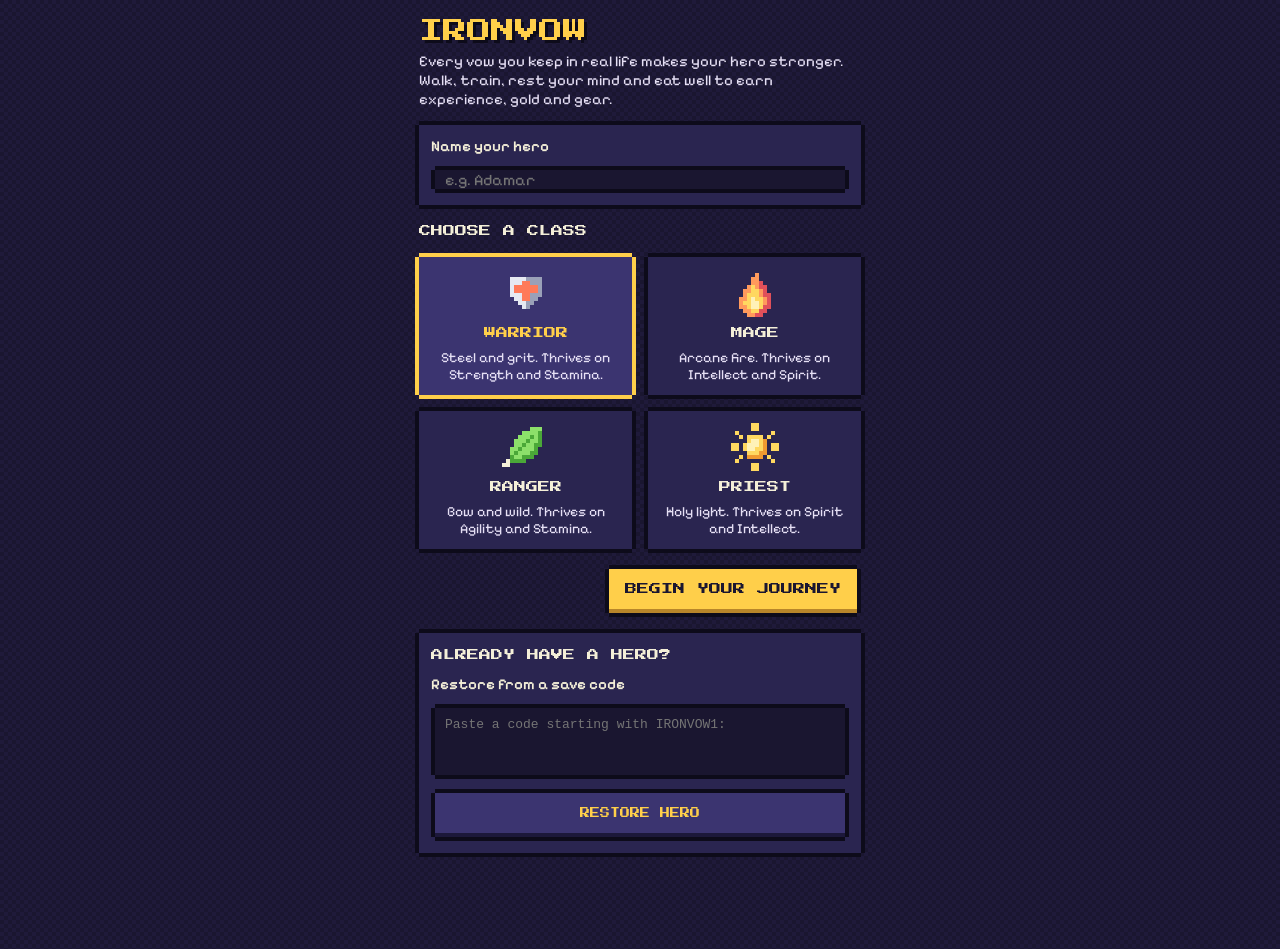
<file: index.html>
<!doctype html>
<html lang="en">
<head>
  <meta charset="utf-8">
  <meta name="viewport" content="width=device-width, initial-scale=1, viewport-fit=cover">
  <title>Ironvow</title>
  <meta name="description" content="A fantasy RPG where your real daily habits are the quests.">
  <meta name="theme-color" content="#0D0B1A">
  <meta name="apple-mobile-web-app-capable" content="yes">
  <meta name="mobile-web-app-capable" content="yes">
  <meta name="apple-mobile-web-app-status-bar-style" content="black-translucent">
  <meta name="apple-mobile-web-app-title" content="Ironvow">
  <link rel="apple-touch-icon" href="icons/apple-touch-icon.png">
  <link rel="icon" type="image/png" sizes="192x192" href="icons/icon-192.png">
  <link rel="manifest" href="manifest.webmanifest">
  <link rel="preconnect" href="https://fonts.googleapis.com">
  <link rel="preconnect" href="https://fonts.gstatic.com" crossorigin>
  <link rel="stylesheet" href="https://fonts.googleapis.com/css2?family=Pixelify+Sans:wght@400;600&family=Press+Start+2P&display=swap">
  <link rel="stylesheet" href="css/style.css">
</head>
<body>
  <div class="app" id="app"><p class="loading">Loading your hero…</p></div>
  <div class="toasts" id="toasts" aria-live="polite"></div>
  <div class="levelup" id="levelup" aria-live="polite"></div>

  <!-- No build step. boot-guard shows a message if the game fails to start; pixel-items is the sprite
       generator (window.PixelItems); main.js is an ES module that imports everything else. See CLAUDE.md. -->
  <script src="js/boot-guard.js"></script>
  <script src="js/lib/pixel-items.js"></script>
  <script type="module" src="js/main.js"></script>
</body>
</html>
</file>
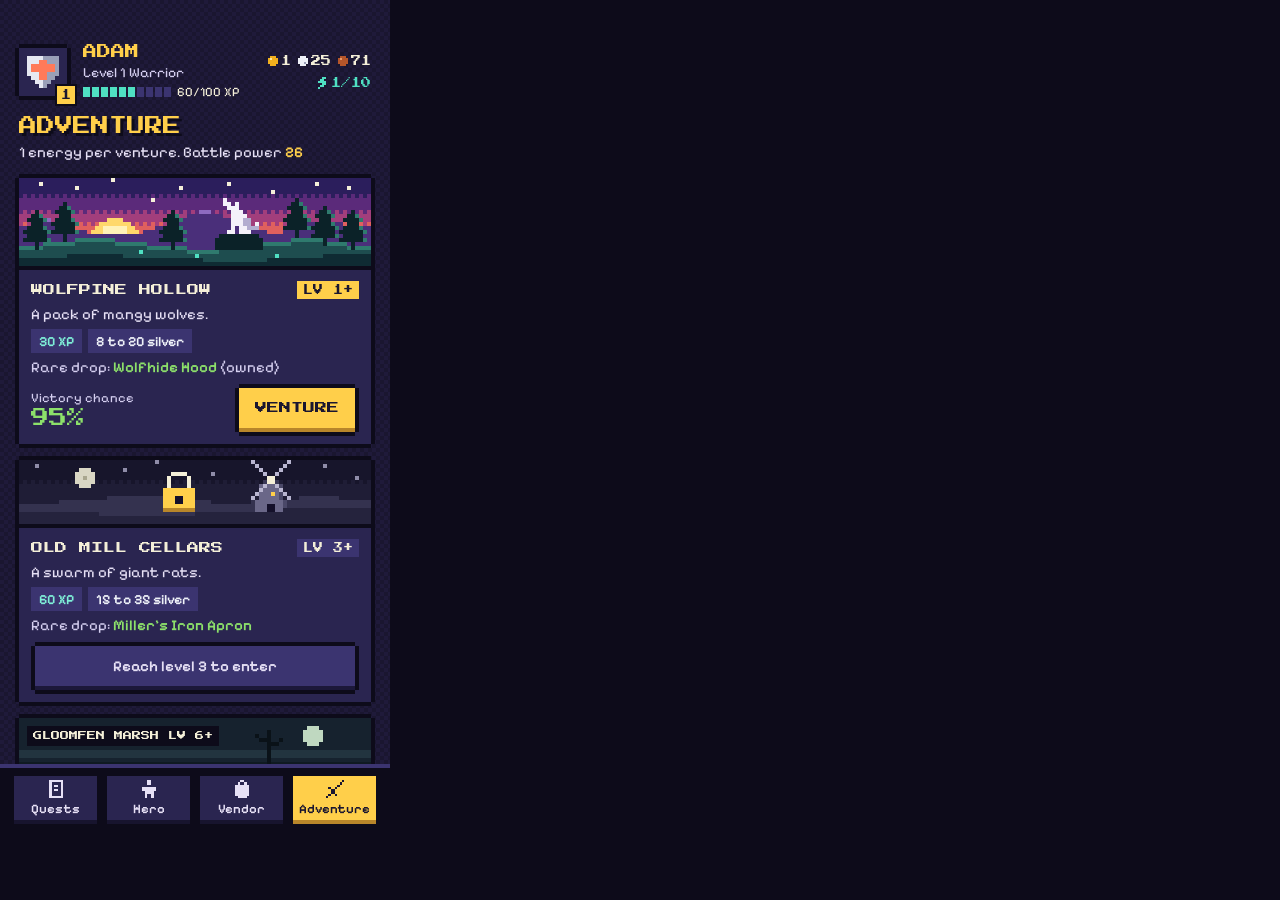
<file: docs/adventure-reference.html>
<!doctype html>
<html lang="en">
<head>
<meta charset="utf-8">
<meta name="viewport" content="width=device-width, initial-scale=1">
<title>Adventure screen reference</title>
<link href="https://fonts.googleapis.com/css2?family=Pixelify+Sans:wght@400;600&amp;family=Press+Start+2P&amp;display=swap" rel="stylesheet">
<style>
body{margin:0}
a{color:#FFCF4A}a:hover{color:#F4EFD8}
</style>
</head>
<body style="background:#0D0B1A">
<div style="width: 390px; height: 844px; box-sizing: border-box; position: relative; overflow: hidden; background-color: #1A1630; background-image: linear-gradient(45deg, #1F1A3A 25%, rgba(31,26,58,0) 25%, rgba(31,26,58,0) 75%, #1F1A3A 75%), linear-gradient(45deg, #1F1A3A 25%, rgba(31,26,58,0) 25%, rgba(31,26,58,0) 75%, #1F1A3A 75%); background-size: 8px 8px; background-position: 0 0, 4px 4px; color: #F4EFD8; font-family: 'Pixelify Sans', 'Courier New', monospace">

<svg width="0" height="0" aria-hidden="true" style="position: absolute">
<defs>
<pattern id="c-d1" width="2" height="1" patternUnits="userSpaceOnUse"><rect width="1" height="1" fill="#2B1E5C" /></pattern>
<pattern id="c-d2" width="2" height="1" patternUnits="userSpaceOnUse"><rect width="1" height="1" fill="#5B2A7A" /></pattern>
<pattern id="c-d3" width="2" height="1" patternUnits="userSpaceOnUse"><rect width="1" height="1" fill="#A23E7C" /></pattern>
<pattern id="c-d4" width="2" height="1" patternUnits="userSpaceOnUse"><rect width="1" height="1" fill="#E0605E" /></pattern>
<pattern id="c-d5" width="2" height="1" patternUnits="userSpaceOnUse"><rect width="1" height="1" fill="#17152B" /></pattern>
<g id="c-pine"><path d="M3 0h1v1h-1z M2 1h3v1h-3z M1 2h5v1h-5z M2 3h3v1h-3z M1 4h5v1h-5z M0 5h7v1h-7z M1 6h5v1h-5z M0 7h7v1h-7z M3 8h1v2h-1z" fill="#0B2228" /><path d="M4 1h1v1h-1z M5 2h1v1h-1z M5 4h1v1h-1z M6 5h1v1h-1z M6 7h1v1h-1z" fill="#2F7A6E" /></g>
</defs>
</svg>

<div style="position: absolute; left: 0; top: 0; right: 0; bottom: 0; box-sizing: border-box; padding: 44px 19px 0; display: flex; flex-direction: column; gap: 16px">

<header style="display: flex; align-items: center; gap: 16px">
<div style="position: relative; width: 48px; height: 48px; flex: none; background: #2A2550; box-shadow: 0 -4px 0 #0D0B1A, 0 4px 0 #0D0B1A, -4px 0 0 #0D0B1A, 4px 0 0 #0D0B1A">
<svg width="48" height="48" viewBox="0 0 12 12" shape-rendering="crispEdges" aria-hidden="true" style="display: block">
<path d="M2 2h8v5h-8z M3 7h6v1h-6z M4 8h4v1h-4z M5 9h2v1h-2z" fill="#E6E9F2" />
<path d="M6 2h4v5h-4z M6 7h3v1h-3z M6 8h2v1h-2z M6 9h1v1h-1z" fill="#9AA0B8" />
<path d="M5 3h2v5h-2z M3 4h6v2h-6z" fill="#FF7A59" />
</svg>
<span style="position: absolute; right: -8px; bottom: -8px; width: 18px; height: 18px; background: #FFCF4A; color: #1A1630; box-shadow: 0 0 0 2px #0D0B1A; font-family: 'Press Start 2P', 'Courier New', monospace; font-size: 10px; line-height: 18px; text-align: center">1</span>
</div>
<div style="flex: 1; min-width: 0; display: flex; flex-direction: column; gap: 5px">
<div style="font-family: 'Press Start 2P', 'Courier New', monospace; font-size: 14px; line-height: 16px; color: #FFCF4A">ADAM</div>
<div style="font-size: 14px; line-height: 15px; color: #D5CFF0">Level 1 Warrior</div>
<div style="display: flex; align-items: center; gap: 6px">
<div style="display: flex; gap: 2px">
<span style="width: 7px; height: 10px; background: #4FE0C2"></span>
<span style="width: 7px; height: 10px; background: #4FE0C2"></span>
<span style="width: 7px; height: 10px; background: #4FE0C2"></span>
<span style="width: 7px; height: 10px; background: #4FE0C2"></span>
<span style="width: 7px; height: 10px; background: #4FE0C2"></span>
<span style="width: 7px; height: 10px; background: #4FE0C2"></span>
<span style="width: 7px; height: 10px; background: #3B3470"></span>
<span style="width: 7px; height: 10px; background: #3B3470"></span>
<span style="width: 7px; height: 10px; background: #3B3470"></span>
<span style="width: 7px; height: 10px; background: #3B3470"></span>
</div>
<span style="font-size: 13px; line-height: 14px; white-space: nowrap">60/100 XP</span>
</div>
</div>
<div style="flex: none; display: flex; flex-direction: column; align-items: flex-end; gap: 10px; font-family: 'Press Start 2P', 'Courier New', monospace; font-size: 10px; line-height: 12px">
<div style="display: flex; gap: 7px">
<span aria-label="1 gold" style="display: inline-flex; align-items: center; gap: 3px"><svg width="10" height="10" viewBox="0 0 5 5" shape-rendering="crispEdges" aria-hidden="true"><path d="M1 0h3v1h-3z M0 1h5v3h-5z M1 4h3v1h-3z" fill="#F2B01E" /><path d="M1 1h1v1h-1z" fill="#FFE9A0" /></svg>1</span>
<span aria-label="25 silver" style="display: inline-flex; align-items: center; gap: 3px"><svg width="10" height="10" viewBox="0 0 5 5" shape-rendering="crispEdges" aria-hidden="true"><path d="M1 0h3v1h-3z M0 1h5v3h-5z M1 4h3v1h-3z" fill="#EEF1F8" /><path d="M3 3h1v1h-1z" fill="#9AA0B8" /></svg>25</span>
<span aria-label="71 copper" style="display: inline-flex; align-items: center; gap: 3px"><svg width="10" height="10" viewBox="0 0 5 5" shape-rendering="crispEdges" aria-hidden="true"><path d="M1 0h3v1h-3z M0 1h5v3h-5z M1 4h3v1h-3z" fill="#B5562A" /><path d="M1 1h1v1h-1z" fill="#E89A6A" /></svg>71</span>
</div>
<div aria-label="1 of 10 energy" style="display: flex; align-items: center; gap: 5px; color: #4FE0C2">
<svg width="8" height="12" viewBox="0 0 4 6" shape-rendering="crispEdges" aria-hidden="true"><path d="M2 0h2v1h-2z M1 1h2v1h-2z M0 2h4v1h-4z M2 3h2v1h-2z M1 4h2v1h-2z M0 5h1v1h-1z" fill="#4FE0C2" /></svg>
<span>1/10</span>
</div>
</div>
</header>

<div style="display: flex; flex-direction: column; gap: 6px">
<h1 style="margin: 0; font-family: 'Press Start 2P', 'Courier New', monospace; font-weight: 400; font-size: 18px; line-height: 22px; color: #FFCF4A; text-shadow: 3px 3px 0 #0D0B1A">ADVENTURE</h1>
<p style="margin: 0; font-size: 15px; line-height: 19px; color: #E6E0F5">1 energy per venture. Battle power <span style="font-weight: 600; color: #FFCF4A">26</span></p>
</div>

<section style="background: #2A2550; box-shadow: 0 -4px 0 #0D0B1A, 0 4px 0 #0D0B1A, -4px 0 0 #0D0B1A, 4px 0 0 #0D0B1A; display: flex; flex-direction: column">
<div style="border-bottom: 4px solid #0D0B1A">
<svg width="352" height="88" viewBox="0 0 88 22" shape-rendering="crispEdges" role="img" aria-label="Pixel art of a white wolf howling on a rock at dusk, with pines, mountains and a setting sun" style="display: block">
<rect width="88" height="22" fill="#2B1E5C" />
<rect y="4" width="88" height="4" fill="#5B2A7A" />
<rect y="8" width="88" height="3" fill="#A23E7C" />
<rect y="11" width="88" height="3" fill="#E0605E" />
<rect y="14" width="88" height="2" fill="#FF9A5C" />
<rect y="4" width="88" height="1" fill="url(#c-d1)" />
<rect y="8" width="88" height="1" fill="url(#c-d2)" />
<rect y="11" width="88" height="1" fill="url(#c-d3)" />
<rect y="14" width="88" height="1" fill="url(#c-d4)" />
<path d="M5 1h1v1h-1z M14 2h1v1h-1z M23 0h1v1h-1z M40 2h1v1h-1z M52 1h1v1h-1z M63 3h1v1h-1z M74 1h1v1h-1z M82 2h1v1h-1z M33 5h1v1h-1z M70 6h1v1h-1z" fill="#F4EFD8" />
<path d="M22 10h4v1h-4z M20 11h8v1h-8z M19 12h10v1h-10z M18 13h12v3h-12z" fill="#FFD86B" />
<path d="M21 12h6v4h-6z" fill="#FFF2B8" />
<path d="M0 22V12h3v-1h3v-1h2v1h3v1h3v1h3v1h14v-1h3v-1h3v-1h3v-1h2v-1h3v-1h3v1h3v1h2v1h3v1h3v1h3v1h4v-1h3v-1h3v-1h3v-1h3v1h3v1h3h4V22z" fill="#4A2F7A" />
<path d="M45 8h3v1h-3z M6 10h2v1h-2z M75 10h3v1h-3z" fill="#8E6BC0" />
<path d="M0 22V17h6v-1h8v-1h10v1h8v1h10v1h8v-1h8v-1h10v-1h8v1h6v1h6V22z" fill="#1E4D4F" />
<path d="M0 17h6v1h-6z M6 16h8v1h-8z M14 15h10v1h-10z M24 16h8v1h-8z M32 17h10v1h-10z M42 18h8v1h-8z M50 17h8v1h-8z M58 16h10v1h-10z M68 15h8v1h-8z M76 16h6v1h-6z M82 17h6v1h-6z" fill="#2F7A6E" />
<use href="#c-pine" x="1" y="8" />
<use href="#c-pine" x="8" y="6" />
<use href="#c-pine" x="35" y="8" />
<use href="#c-pine" x="66" y="5" />
<use href="#c-pine" x="73" y="7" />
<use href="#c-pine" x="80" y="8" />
<path d="M50 14h10v1h-10z M49 15h12v3h-12z" fill="#0B2228" />
<path d="M51 5h1v1h-1z M51 6h2v1h-2z M54 6h1v1h-1z M52 7h3v1h-3z M53 8h3v1h-3z M53 9h4v1h-4z M53 10h5v1h-5z M53 11h5v1h-5z M59 11h1v1h-1z M53 12h1v1h-1z M55 12h5v1h-5z M52 13h2v1h-2z M55 13h3v1h-3z" fill="#F4F1FA" />
<path d="M56 10h2v2h-2z M57 12h3v1h-3z" fill="#B3ADD0" />
<path d="M0 22V20h12v-1h14v1h20v1h16v-1h14v-1h12V22z" fill="#0F2B33" />
<path d="M30 18h1v1h-1z M44 19h1v1h-1z M64 19h1v1h-1z" fill="#4FE0C2" />
</svg>
</div>
<div style="padding: 10px 12px 8px; display: flex; flex-direction: column; gap: 5px">
<div style="display: flex; align-items: center; justify-content: space-between; gap: 8px">
<h2 style="margin: 0; font-family: 'Press Start 2P', 'Courier New', monospace; font-weight: 400; font-size: 12px; line-height: 20px">WOLFPINE HOLLOW</h2>
<span style="flex: none; background: #FFCF4A; color: #1A1630; font-family: 'Press Start 2P', 'Courier New', monospace; font-size: 10px; line-height: 18px; padding: 0 6px">LV 1+</span>
</div>
<p style="margin: 0; font-size: 15px; line-height: 19px; color: #E6E0F5">A pack of mangy wolves.</p>
<div style="display: flex; gap: 6px">
<span style="display: inline-flex; align-items: center; height: 24px; padding: 0 8px; background: #3B3470; color: #7FF0D8; font-weight: 600; font-size: 14px">30 XP</span>
<span style="display: inline-flex; align-items: center; height: 24px; padding: 0 8px; background: #3B3470; color: #EEF1F8; font-weight: 600; font-size: 14px">8 to 20 silver</span>
</div>
<p style="margin: 0; font-size: 15px; line-height: 19px; color: #D5CFF0">Rare drop: <span style="font-weight: 600; color: #8CE06A">Wolfhide Hood</span> (owned)</p>
<div style="display: flex; align-items: center; justify-content: space-between; gap: 8px; margin-top: 2px">
<div style="display: flex; flex-direction: column; gap: 2px">
<span style="font-size: 13px; line-height: 14px; color: #D5CFF0">Victory chance</span>
<span style="font-family: 'Press Start 2P', 'Courier New', monospace; font-size: 18px; line-height: 22px; color: #8CE06A">95%</span>
</div>
<button type="button" style="height: 40px; padding: 0 16px; margin: 4px 4px 8px; background: #FFCF4A; color: #1A1630; border: 0; box-shadow: 0 4px 0 #B8862A, -4px 0 0 #0D0B1A, 4px 0 0 #0D0B1A, -4px 4px 0 #0D0B1A, 4px 4px 0 #0D0B1A, 0 -4px 0 #0D0B1A, 0 8px 0 #0D0B1A; font-family: 'Press Start 2P', 'Courier New', monospace; font-size: 12px; cursor: pointer">VENTURE</button>
</div>
</div>
</section>

<section style="background: #2A2550; box-shadow: 0 -4px 0 #0D0B1A, 0 4px 0 #0D0B1A, -4px 0 0 #0D0B1A, 4px 0 0 #0D0B1A; display: flex; flex-direction: column">
<div style="border-bottom: 4px solid #0D0B1A">
<svg width="352" height="64" viewBox="0 0 88 16" shape-rendering="crispEdges" role="img" aria-label="Pixel art of a windmill at night with a padlock over the scene" style="display: block">
<rect width="88" height="16" fill="#1F1D36" />
<rect width="88" height="5" fill="#17152B" />
<rect y="5" width="88" height="1" fill="url(#c-d5)" />
<path d="M4 1h1v1h-1z M26 2h1v1h-1z M34 0h1v1h-1z M48 3h1v1h-1z M76 1h1v1h-1z M84 4h1v1h-1z" fill="#8F8CA8" />
<path d="M15 2h3v1h-3z M14 3h5v3h-5z M15 6h3v1h-3z" fill="#D9D6C4" />
<path d="M16 4h1v1h-1z" fill="#A9A68F" />
<path d="M0 16V11h10v-1h12v-1h14v1h12v1h10v-1h12v-1h10v1h8V16z" fill="#34324F" />
<path d="M60 6h6v7h-6z M59 10h8v3h-8z" fill="#6A6788" />
<path d="M65 6h1v4h-1z M66 10h1v3h-1z" fill="#4A4868" />
<path d="M61 5h4v1h-4z M62 4h2v1h-2z" fill="#3A3856" />
<path d="M62 11h2v2h-2z" fill="#14102A" />
<path d="M63 8h1v1h-1z" fill="#FFCF4A" />
<path d="M61 3h1v1h-1z M60 2h1v1h-1z M59 1h1v1h-1z M58 0h1v1h-1z M64 3h1v1h-1z M65 2h1v1h-1z M66 1h1v1h-1z M67 0h1v1h-1z M61 6h1v1h-1z M60 7h1v1h-1z M59 8h1v1h-1z M58 9h1v1h-1z M64 6h1v1h-1z M65 7h1v1h-1z M66 8h1v1h-1z M67 9h1v1h-1z" fill="#B8B5D0" />
<path d="M62 4h2v2h-2z" fill="#F4EFD8" />
<path d="M0 16V13h20v1h24v-1h22v-1h22V16z" fill="#25233D" />
<path d="M38 3h4v1h-4z M37 4h1v3h-1z M42 4h1v3h-1z" fill="#F4EFD8" />
<path d="M36 7h8v6h-8z" fill="#FFCF4A" />
<path d="M36 12h8v1h-8z" fill="#B8862A" />
<path d="M39 9h2v2h-2z" fill="#14102A" />
</svg>
</div>
<div style="padding: 10px 12px 8px; display: flex; flex-direction: column; gap: 5px">
<div style="display: flex; align-items: center; justify-content: space-between; gap: 8px">
<h2 style="margin: 0; font-family: 'Press Start 2P', 'Courier New', monospace; font-weight: 400; font-size: 12px; line-height: 20px">OLD MILL CELLARS</h2>
<span style="flex: none; background: #3B3470; color: #F4EFD8; font-family: 'Press Start 2P', 'Courier New', monospace; font-size: 10px; line-height: 18px; padding: 0 6px">LV 3+</span>
</div>
<p style="margin: 0; font-size: 15px; line-height: 19px; color: #E6E0F5">A swarm of giant rats.</p>
<div style="display: flex; gap: 6px">
<span style="display: inline-flex; align-items: center; height: 24px; padding: 0 8px; background: #3B3470; color: #7FF0D8; font-weight: 600; font-size: 14px">60 XP</span>
<span style="display: inline-flex; align-items: center; height: 24px; padding: 0 8px; background: #3B3470; color: #EEF1F8; font-weight: 600; font-size: 14px">15 to 35 silver</span>
</div>
<p style="margin: 0; font-size: 15px; line-height: 19px; color: #D5CFF0">Rare drop: <span style="font-weight: 600; color: #8CE06A">Miller's Iron Apron</span></p>
<button type="button" disabled style="height: 40px; margin: 6px 4px 8px; background: #3B3470; color: #E6E0F5; border: 0; box-shadow: 0 4px 0 #1C183A, -4px 0 0 #0D0B1A, 4px 0 0 #0D0B1A, -4px 4px 0 #0D0B1A, 4px 4px 0 #0D0B1A, 0 -4px 0 #0D0B1A, 0 8px 0 #0D0B1A; font-family: 'Pixelify Sans', 'Courier New', monospace; font-weight: 600; font-size: 15px">Reach level 3 to enter</button>
</div>
</section>

<section style="background: #2A2550; box-shadow: 0 -4px 0 #0D0B1A, 0 4px 0 #0D0B1A, -4px 0 0 #0D0B1A, 4px 0 0 #0D0B1A; display: flex; flex-direction: column">
<div style="position: relative">
<svg width="352" height="56" viewBox="0 0 88 14" shape-rendering="crispEdges" role="img" aria-label="Pixel art of a dark marsh with a dead tree and a pale moon" style="display: block">
<rect width="88" height="14" fill="#16222E" />
<rect y="8" width="88" height="2" fill="#22343F" />
<rect y="11" width="88" height="3" fill="#0F1A22" />
<path d="M72 2h3v1h-3z M71 3h5v3h-5z M72 6h3v1h-3z" fill="#BFD8C0" />
<path d="M62 3h1v11h-1z M60 5h2v1h-2z M59 4h1v1h-1z M63 6h2v1h-2z M65 5h1v1h-1z" fill="#0A1218" />
</svg>
<span style="position: absolute; left: 8px; top: 8px; background: #0D0B1A; color: #F4EFD8; font-family: 'Press Start 2P', 'Courier New', monospace; font-size: 9px; line-height: 20px; padding: 0 6px">GLOOMFEN MARSH LV 6+</span>
</div>
</section>

</div>

<nav aria-label="Main" style="position: absolute; left: 0; right: 0; bottom: 0; height: 80px; box-sizing: border-box; background: #0D0B1A; border-top: 4px solid #3B3470; padding: 8px 14px 0; display: flex; align-items: flex-start; gap: 10px">
<button type="button" style="flex: 1; height: 44px; border: 0; background: #2A2550; color: #E6E0F5; box-shadow: 0 4px 0 #17142E; display: flex; flex-direction: column; align-items: center; justify-content: center; gap: 3px; font-family: 'Pixelify Sans', 'Courier New', monospace; font-weight: 600; font-size: 13px; cursor: pointer">
<svg width="18" height="18" viewBox="0 0 8 8" shape-rendering="crispEdges" fill="currentColor" aria-hidden="true"><path d="M1 0h6v1h-6z M1 7h6v1h-6z M1 1h1v6h-1z M6 1h1v6h-1z M3 2h2v1h-2z M3 4h2v1h-2z" /></svg>
Quests</button>
<button type="button" style="flex: 1; height: 44px; border: 0; background: #2A2550; color: #E6E0F5; box-shadow: 0 4px 0 #17142E; display: flex; flex-direction: column; align-items: center; justify-content: center; gap: 3px; font-family: 'Pixelify Sans', 'Courier New', monospace; font-weight: 600; font-size: 13px; cursor: pointer">
<svg width="18" height="18" viewBox="0 0 8 8" shape-rendering="crispEdges" fill="currentColor" aria-hidden="true"><path d="M3 0h2v2h-2z M2 3h4v3h-4z M1 3h1v2h-1z M6 3h1v2h-1z M2 6h1v2h-1z M5 6h1v2h-1z" /></svg>
Hero</button>
<button type="button" style="flex: 1; height: 44px; border: 0; background: #2A2550; color: #E6E0F5; box-shadow: 0 4px 0 #17142E; display: flex; flex-direction: column; align-items: center; justify-content: center; gap: 3px; font-family: 'Pixelify Sans', 'Courier New', monospace; font-weight: 600; font-size: 13px; cursor: pointer">
<svg width="18" height="18" viewBox="0 0 8 8" shape-rendering="crispEdges" fill="currentColor" aria-hidden="true"><path d="M3 0h2v1h-2z M2 1h1v1h-1z M5 1h1v1h-1z M1 2h6v5h-6z M2 7h4v1h-4z" /></svg>
Vendor</button>
<button type="button" aria-current="page" style="flex: 1; height: 44px; border: 0; background: #FFCF4A; color: #1A1630; box-shadow: 0 4px 0 #B8862A; display: flex; flex-direction: column; align-items: center; justify-content: center; gap: 3px; font-family: 'Pixelify Sans', 'Courier New', monospace; font-weight: 600; font-size: 13px; cursor: pointer">
<svg width="18" height="18" viewBox="0 0 8 8" shape-rendering="crispEdges" fill="currentColor" aria-hidden="true"><path d="M7 0h1v1h-1z M6 1h1v1h-1z M5 2h1v1h-1z M4 3h1v1h-1z M1 3h1v1h-1z M2 4h2v2h-2z M4 6h1v1h-1z M1 6h1v1h-1z M0 7h1v1h-1z" /></svg>
Adventure</button>
</nav>

</div>
</body>
</html>
</file>
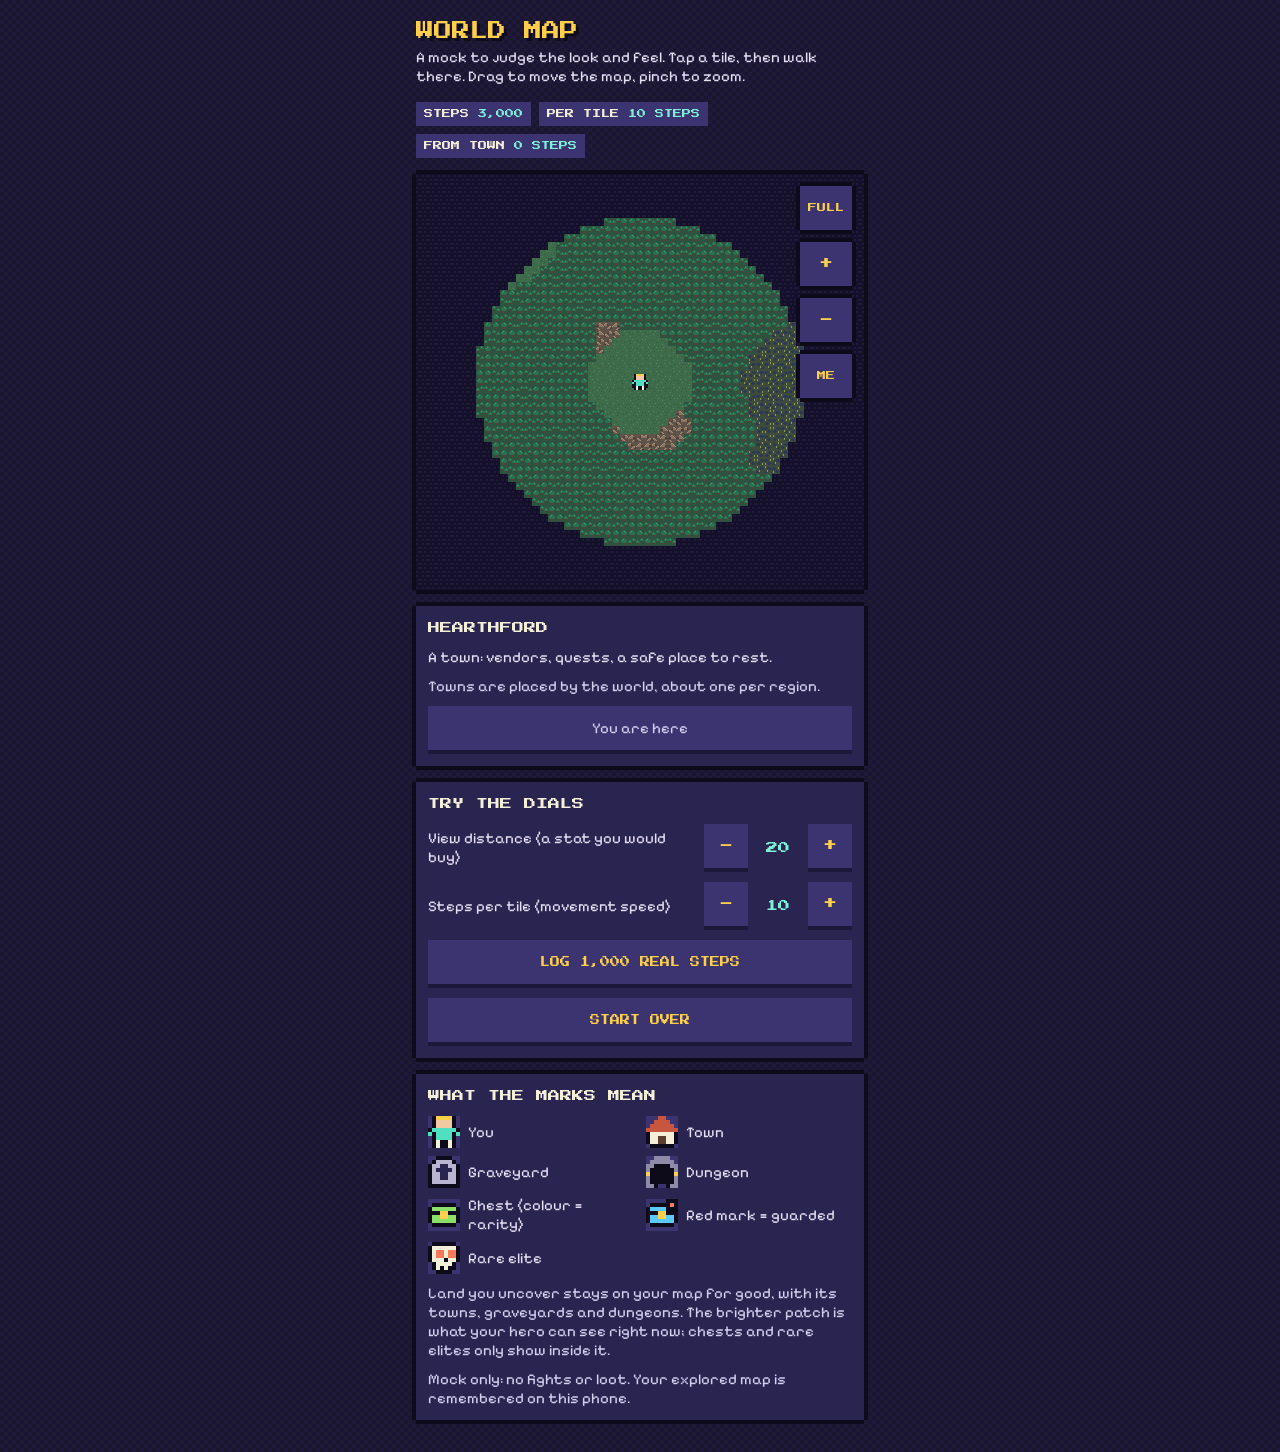
<file: docs/map-reference.html>
<!doctype html>
<!-- The approved mock of the world map (November 2026). A design reference, like adventure-reference.html:
     the game does not load it. The real map is js/ui/map.js. This mock also shows things that are designed
     but not built yet (chests, rare elites, graveyards, more towns, the view distance and speed dials), with
     the sprites and spawn numbers the owner approved for them. Its world is laid out differently from the
     game's, and its explored map is kept in this browser only. -->
<html lang="en">
<head>
<meta charset="utf-8">
<meta name="viewport" content="width=device-width, initial-scale=1, viewport-fit=cover">
<title>Ironvow Map Mock</title>
<link rel="stylesheet" href="https://fonts.googleapis.com/css2?family=Press+Start+2P&family=Pixelify+Sans:wght@400;600&display=swap">
<style>
html, body { margin: 0; }
/* Layout: one phone column like the game. Map on top, the tapped tile's details under it, then the mock's dials. */
:root {
  --bg: #1A1630; --bg-dither: #1F1A3A; --panel: #2A2550; --raised: #3B3470; --outline: #0D0B1A;
  --text: #F4EFD8; --body: #E6E0F5; --dim: #D5CFF0;
  --accent: #FFCF4A; --accent-lip: #B8862A; --on-accent: #1A1630;
  --xp: #7FF0D8; --good: #8CE06A; --danger: #FF7A59; --quiet-lip: #1C183A;
  --display: 'Press Start 2P', 'Courier New', monospace;
  --read: 'Pixelify Sans', 'Courier New', monospace;
  --border: 0 -4px 0 var(--outline), 0 4px 0 var(--outline), -4px 0 0 var(--outline), 4px 0 0 var(--outline);
  color-scheme: dark;
}
* { box-sizing: border-box; }
body {
  color: var(--body); font: 400 15px/19px var(--read);
  background-color: var(--bg);
  background-image:
    linear-gradient(45deg, var(--bg-dither) 25%, transparent 25%, transparent 75%, var(--bg-dither) 75%),
    linear-gradient(45deg, var(--bg-dither) 25%, transparent 25%, transparent 75%, var(--bg-dither) 75%);
  background-size: 8px 8px; background-position: 0 0, 4px 4px;
  -webkit-tap-highlight-color: transparent;
}
h1, h2, p { margin: 0; }
b { font-weight: 600; color: var(--text); }
button { font: inherit; color: inherit; border: 0; border-radius: 0; -webkit-appearance: none; appearance: none; cursor: pointer; }
:focus-visible { outline: 4px solid var(--text); outline-offset: 4px; }

.app {
  max-width: 480px; margin: 0 auto; padding-block: 20px 32px;
  padding-left: max(16px, env(safe-area-inset-left, 0px)); padding-right: max(16px, env(safe-area-inset-right, 0px));
  display: flex; flex-direction: column; gap: 16px;
}
.title { display: flex; flex-direction: column; gap: 6px; }
h1 { font: 400 18px/22px var(--display); color: var(--accent); text-shadow: 3px 3px 0 var(--outline); text-transform: uppercase; }
h2 { font: 400 12px/20px var(--display); color: var(--text); text-transform: uppercase; text-wrap: balance; }
.dim { color: var(--dim); }
.bad { color: var(--danger); }

.chips { display: flex; flex-wrap: wrap; gap: 8px; }
.chip { background: var(--raised); padding: 6px 8px; font: 400 9px/12px var(--display); text-transform: uppercase; color: var(--text); }
.chip b { color: var(--xp); font-weight: 400; }

/* The map: drag to move, pinch to zoom. The tools sit on its top right corner. */
.stage { position: relative; height: 416px; background: var(--outline); box-shadow: var(--border); overflow: hidden; }
.stage canvas { display: block; width: 100%; height: 100%; touch-action: none; -webkit-user-select: none; user-select: none; -webkit-touch-callout: none; }
.tools { position: absolute; top: 12px; right: 12px; display: flex; flex-direction: column; gap: 12px; }
.tool { width: 52px; min-height: 44px; padding: 0; background: var(--raised); color: var(--accent); font: 400 9px/12px var(--display); text-transform: uppercase; box-shadow: var(--border); }
.tool.sign { font-size: 14px; }
.tool:active { background: var(--panel); }

/* Full screen: the map fills the page, with the steps on top and the tapped tile's card at the bottom. */
body.full { overflow: hidden; }
body.full .title, body.full .extra, body.full #tile-extra { display: none; }
body.full .stage { position: fixed; inset: 0; height: auto; z-index: 20; box-shadow: none; }
body.full .tools { top: calc(env(safe-area-inset-top, 0px) + 12px); right: max(12px, env(safe-area-inset-right, 0px)); }
body.full .chips { position: fixed; z-index: 21; top: calc(env(safe-area-inset-top, 0px) + 12px); left: max(12px, env(safe-area-inset-left, 0px)); right: 80px; pointer-events: none; }
body.full .chip { box-shadow: var(--border); margin: 4px; }
body.full #tile-panel { position: fixed; z-index: 21; bottom: calc(env(safe-area-inset-bottom, 0px) + 16px); left: max(16px, env(safe-area-inset-left, 0px)); right: max(16px, env(safe-area-inset-right, 0px)); max-width: 448px; margin: 0 auto; }

.panel { background: var(--panel); box-shadow: var(--border); padding: 12px; display: flex; flex-direction: column; gap: 10px; }
.split { display: flex; align-items: center; justify-content: space-between; gap: 8px; }
.tag { font: 400 9px/12px var(--display); color: var(--accent); text-transform: uppercase; white-space: nowrap; }

.btn { min-height: 44px; padding: 0 12px; font: 400 10px/14px var(--display); text-transform: uppercase; }
.btn.primary { width: 100%; font-size: 12px; background: var(--accent); color: var(--on-accent); box-shadow: 0 4px 0 var(--accent-lip); margin-bottom: 4px; }
.btn.primary:active { transform: translateY(4px); box-shadow: none; }
.btn.plain { background: var(--raised); color: var(--accent); box-shadow: 0 4px 0 var(--quiet-lip); margin-bottom: 4px; }
.btn.plain:active { transform: translateY(4px); box-shadow: none; }
.locked { min-height: 44px; padding: 8px 12px; background: var(--raised); box-shadow: 0 4px 0 var(--quiet-lip); margin-bottom: 4px; color: var(--dim); display: flex; align-items: center; justify-content: center; text-align: center; }

.dial { display: flex; align-items: center; justify-content: space-between; gap: 8px; }
.dial .steppers { display: flex; align-items: center; gap: 8px; }
.dial .value { min-width: 44px; text-align: center; font: 400 12px/16px var(--display); color: var(--xp); }
.dial .btn { width: 44px; padding: 0; font-size: 14px; }

.legend { display: grid; grid-template-columns: repeat(2, minmax(0, 1fr)); gap: 8px 12px; }
.legend div { display: flex; align-items: center; gap: 8px; min-width: 0; }
.legend canvas { flex: none; width: 32px; height: 32px; background: var(--raised); image-rendering: crisp-edges; image-rendering: pixelated; }
</style>
</head>
<body>

<div class="app">
  <div class="title">
    <h1>World map</h1>
    <p>A mock to judge the look and feel. Tap a tile, then walk there. Drag to move the map, pinch to zoom.</p>
  </div>

  <div class="chips">
    <span class="chip">Steps <b id="steps"></b></span>
    <span class="chip">Per tile <b id="cost"></b></span>
    <span class="chip">From town <b id="far"></b></span>
  </div>

  <div class="stage" id="stage">
    <canvas id="map" tabindex="0" role="application" aria-label="World map. Arrow keys move the marker, Enter walks there."></canvas>
    <div class="tools">
      <button class="tool" id="full" aria-pressed="false" aria-label="Full screen map">Full</button>
      <button class="tool sign" id="zoom-in" aria-label="Zoom in">+</button>
      <button class="tool sign" id="zoom-out" aria-label="Zoom out">-</button>
      <button class="tool" id="find" aria-label="Centre the map on your hero">Me</button>
    </div>
  </div>

  <section class="panel" id="tile-panel" aria-live="polite">
    <div class="split"><h2 id="tile-name"></h2><span class="tag" id="tile-level"></span></div>
    <p id="tile-text"></p>
    <p class="dim" id="tile-extra"></p>
    <div id="tile-action"></div>
  </section>

  <section class="panel extra">
    <h2>Try the dials</h2>
    <div class="dial"><span>View distance (a stat you would buy)</span>
      <span class="steppers"><button class="btn plain" id="view-less" aria-label="Less view distance">-</button><span class="value" id="view"></span><button class="btn plain" id="view-more" aria-label="More view distance">+</button></span></div>
    <div class="dial"><span>Steps per tile (movement speed)</span>
      <span class="steppers"><button class="btn plain" id="cost-more" aria-label="Slower">-</button><span class="value" id="speed"></span><button class="btn plain" id="cost-less" aria-label="Faster">+</button></span></div>
    <button class="btn plain" id="log">Log 1,000 real steps</button>
    <button class="btn plain" id="reset">Start over</button>
  </section>

  <section class="panel extra">
    <h2>What the marks mean</h2>
    <div class="legend" id="legend"></div>
    <p class="dim">Land you uncover stays on your map for good, with its towns, graveyards and dungeons. The brighter patch is what your hero can see right now; chests and rare elites only show inside it.</p>
    <p class="dim">Mock only: no fights or loot. Your explored map is remembered on this phone.</p>
  </section>
</div>

<script>
(() => {
  // ---------- The world: everything below comes from one seed, so the same seed always builds the same world.
  const SEED = 20261117;
  const TILE = 8;                                   // sprite pixels per tile
  // CSS px per sprite pixel. Below 1 the land is drawn as flat colour; at the far end the whole world fits on a phone.
  const ZOOMS = [1 / 128, 1 / 64, 1 / 32, 1 / 16, 1 / 8, 1 / 4, 1 / 2, 1, 2, 3, 4, 6, 8];
  const START_ZOOM = 1;
  const SLICES = 8;                                 // pie slices, each with one guaranteed dungeon
  const CHUNK = 32;                                 // the world is worked out and remembered in 32x32 blocks

  function hash(x, y, salt) {
    let h = (SEED ^ Math.imul(x | 0, 374761393) ^ Math.imul(y | 0, 668265263) ^ Math.imul(salt | 0, 2147483647)) >>> 0;
    h = Math.imul(h ^ (h >>> 13), 1274126177) >>> 0;
    h = (h ^ (h >>> 16)) >>> 0;
    h = Math.imul(h ^ (h >>> 15), 2246822519) >>> 0;
    return ((h ^ (h >>> 13)) >>> 0) / 4294967296;
  }
  const smooth = t => t * t * (3 - 2 * t);
  function noise(x, y, salt) {
    const x0 = Math.floor(x), y0 = Math.floor(y), fx = smooth(x - x0), fy = smooth(y - y0);
    const a = hash(x0, y0, salt), b = hash(x0 + 1, y0, salt), c = hash(x0, y0 + 1, salt), d = hash(x0 + 1, y0 + 1, salt);
    return a + (b - a) * fx + (c - a) * fy + (a - b - c + d) * fx * fy;
  }
  // Big shapes, plus two finer layers so coasts and forest edges are ragged.
  const field = (x, y, size, salt) => noise(x / size, y / size, salt) * 0.6 + noise(x / (size / 2.3), y / (size / 2.3), salt + 1) * 0.28 + noise(x / (size / 6), y / (size / 6), salt + 2) * 0.12;

  const BIOME_IDS = ['grass', 'forest', 'hills', 'swamp', 'water', 'peak'];   // the first four can be walked on
  const BIOMES = {
    grass: { name: 'Open meadow', walk: true },
    forest: { name: 'Pine forest', walk: true },
    hills: { name: 'Rocky hills', walk: true },
    swamp: { name: 'Gloomfen', walk: true },
    water: { name: 'Deep water', walk: false },
    peak: { name: 'Mountain peak', walk: false },
  };
  function biomeRaw(x, y) {
    if (x * x + y * y <= 40) return 0;
    const height = field(x, y, 46, 10), wet = field(x, y, 58, 20);
    if (height < 0.36) return 4;
    if (height > 0.69) return 5;
    if (height > 0.61) return 2;
    if (wet > 0.62 && height < 0.46) return 3;
    if (wet > 0.52) return 1;
    return 0;
  }

  const chunkKey = (cx, cy) => (cx + 32768) * 65536 + (cy + 32768);
  const chunks = new Map();
  function chunkOf(cx, cy) {
    const key = chunkKey(cx, cy);
    let chunk = chunks.get(key);
    if (!chunk) {
      const biome = new Uint8Array(CHUNK * CHUNK);
      for (let j = 0; j < CHUNK; j++) for (let i = 0; i < CHUNK; i++) biome[j * CHUNK + i] = biomeRaw(cx * CHUNK + i, cy * CHUNK + j);
      chunk = { biome, marks: null };
      chunks.set(key, chunk);
    }
    return chunk;
  }
  const biomeId = (x, y) => chunkOf(x >> 5, y >> 5).biome[(y & 31) * CHUNK + (x & 31)];
  const biomeAt = (x, y) => BIOME_IDS[biomeId(x, y)];
  const walkable = (x, y) => biomeId(x, y) < 4;
  const tilesFromTown = (x, y) => Math.sqrt(x * x + y * y);
  // Mob level rises with distance, with a wobble so some pockets are safer or nastier than their ring.
  function levelAt(x, y) {
    const wobble = (noise(x / 30, y / 30, 30) - 0.5) * 4;
    return Math.max(1, Math.min(60, Math.round(1 + tilesFromTown(x, y) / 50 + wobble)));
  }

  function nearestWalkable(x, y) {
    for (let r = 0; r < 40; r++) for (let dy = -r; dy <= r; dy++) for (let dx = -r; dx <= r; dx++) {
      if (Math.max(Math.abs(dx), Math.abs(dy)) === r && walkable(x + dx, y + dy)) return [x + dx, y + dy];
    }
    return [x, y];
  }

  // Guaranteed places. One dungeon per pie slice, at a rolled distance inside its band.
  const fixed = new Map([['0,0', { kind: 'town', name: 'Hearthford' }]]);
  const BOSSES = ['Wolfpine Hollow', 'Old Mill Cellars', 'Gloomfen Marsh', 'Bandit Ridge', 'Sunken Crypt', 'Emberpeak Caverns', 'Frostmaw Pass', 'Citadel of the Ashen King'];
  for (let i = 0; i < SLICES; i++) {
    const angle = (i + 0.15 + hash(i, 0, 40) * 0.7) * (Math.PI * 2 / SLICES);
    const distance = 150 + hash(i, 1, 40) * 300;
    const [x, y] = nearestWalkable(Math.round(Math.cos(angle) * distance), Math.round(Math.sin(angle) * distance));
    fixed.set(`${x},${y}`, { kind: 'dungeon', name: BOSSES[i] });
  }
  // One per square region: the trick that spreads towns and graveyards evenly.
  function regionSpot(x, y, size, salt) {
    const rx = Math.floor(x / size), ry = Math.floor(y / size);
    return [rx * size + 1 + Math.floor(hash(rx, ry, salt) * (size - 2)), ry * size + 1 + Math.floor(hash(rx, ry, salt + 1) * (size - 2))];
  }
  const TOWN_NAMES = ['Briarwick', 'Coldharbor', 'Mossgate', 'Ashbourne', 'Thistledown', 'Greywater', 'Emberfall', 'Larkhollow'];
  const RARITIES = ['Common', 'Uncommon', 'Rare', 'Epic'];
  const RARITY_COLORS = ['#D5CFF0', '#8CE06A', '#5BC8FF', '#D07BFF'];
  // How rare things are. Regions are in tiles; chances are per tile.
  const SPREAD = { townRegion: 300, graveRegion: 100, elite: 0.000015, chest: 0.0001 };

  function featureAt(x, y) {
    const key = `${x},${y}`;
    if (fixed.has(key)) return fixed.get(key);
    if (!walkable(x, y)) return null;
    const far = tilesFromTown(x, y);
    const [tx, ty] = regionSpot(x, y, SPREAD.townRegion, 50);
    if (tx === x && ty === y && far > 60) return { kind: 'town', name: TOWN_NAMES[Math.floor(hash(x, y, 52) * TOWN_NAMES.length)] };
    const [gx, gy] = regionSpot(x, y, SPREAD.graveRegion, 60);
    if (gx === x && gy === y && far > 20) return { kind: 'grave' };
    if (far < 12) return null;
    if (hash(x, y, 70) < SPREAD.elite) return { kind: 'elite' };
    if (hash(x, y, 80) < SPREAD.chest) {
      // Rarer chests become more likely the higher the area's level.
      const level = levelAt(x, y);
      const weights = [60, 25 + level, 4 + level * 1.5, level * 0.5];
      let roll = hash(x, y, 81) * weights.reduce((a, b) => a + b, 0), rarity = 0;
      while (roll > weights[rarity]) { roll -= weights[rarity]; rarity++; }
      return { kind: 'chest', rarity, guarded: hash(x, y, 82) < 0.5 };
    }
    return null;
  }
  // Everything worth marking in one block, as [x, y, feature]. Worked out the first time the block is looked at.
  function marksOf(cx, cy) {
    const chunk = chunkOf(cx, cy);
    if (!chunk.marks) {
      chunk.marks = [];
      for (let j = 0; j < CHUNK; j++) for (let i = 0; i < CHUNK; i++) {
        const feature = featureAt(cx * CHUNK + i, cy * CHUNK + j);
        if (feature) chunk.marks.push([cx * CHUNK + i, cy * CHUNK + j, feature]);
      }
    }
    return chunk.marks;
  }

  // ---------- Pixel art: 8x8 sprites as rows of characters, '.' is empty.
  const TERRAIN = {
    grass: { base: '#3E6B4A', palette: { d: '#34593F', l: '#55875E' }, rows: [
      ['........', '.l......', '......d.', '........', '...d....', '........', '.....l..', '........'],
      ['........', '....l...', '.d......', '........', '......l.', '..d.....', '........', '........']] },
    forest: { base: '#2F5240', palette: { L: '#2A7050', h: '#46976A', t: '#5A3F2E' }, rows: [
      ['...LL...', '..LLhL..', '.LLLLhL.', '.LLLLLL.', '..LLLL..', '...tt...', '...tt...', '........'],
      ['.LL.....', 'LLhL....', 'LLLL.LL.', '.tt.LLhL', '....LLLL', '.....tt.', '........', '........']] },
    hills: { base: '#5F5248', palette: { m: '#8A7460', s: '#4A3F38', l: '#A38C74' }, rows: [
      ['........', '...ll...', '..lmmm..', '.lmmmss.', 'lmmmmsss', '........', '.....lm.', '....lmss'],
      ['........', '.ll.....', 'lmms....', 'mmmss...', '.....ll.', '....lmms', '...lmmss', '........']] },
    swamp: { base: '#3D4A3C', palette: { p: '#2B3A52', r: '#8A9A4E' }, rows: [
      ['........', '.r...pp.', '.r..pppp', '.....pp.', '..pp....', '.pppp.r.', '..pp..r.', '........'],
      ['......r.', '.ppp..r.', 'ppppp...', '.ppp....', '....r...', '....r.pp', '.....ppp', '........']] },
    water: { base: '#274684', palette: { w: '#4A74C0' }, rows: [
      ['........', '.ww.....', '........', '.....ww.', '........', '..ww....', '........', '......w.'],
      ['........', '....ww..', '........', '.ww.....', '........', '.....ww.', 'w.......', '........']] },
    peak: { base: '#3A3654', palette: { w: '#F4EFD8', r: '#8E8AA8', s: '#5F5B7C' }, rows: [
      ['...ww...', '..wwrs..', '..rrrs..', '.rrrrss.', '.rrrrss.', 'rrrrrsss', 'rrrrrsss', '........'],
      ['........', '....ww..', '...wwrs.', '...rrrs.', '..rrrrss', '.rrrrrss', '.rrrrrss', '........']] },
  };
  const MARKS = {
    town: { palette: { r: '#C8553D', w: '#F4EFD8', d: '#5A3F2E', k: '#0D0B1A' }, rows: ['...rr...', '..rrrr..', '.rrrrrr.', 'rrrrrrrr', 'kwwwwwwk', 'kwwddwwk', 'kwwddwwk', '.kkkkkk.'] },
    grave: { palette: { g: '#B9B4D0', k: '#2A2550', o: '#0D0B1A' }, rows: ['..oooo..', '.oggggo.', 'oggkkggo', 'ogkkkkgo', 'oggkkggo', 'oggkkggo', 'oggggggo', 'oooooooo'] },
    dungeon: { palette: { s: '#8E8AA8', k: '#0D0B1A', f: '#FFCF4A' }, rows: ['..ssss..', '.ssssss.', 'sskkkkss', 'skkkkkks', 'fkkkkkkf', 'skkkkkks', 'skkkkkks', 'ssk..kss'] },
    elite: { palette: { w: '#F4EFD8', k: '#0D0B1A', e: '#FF7A59' }, rows: ['.kkkkkk.', 'kwwwwwwk', 'kweeweek', 'kweeweek', 'kwwwkwwk', '.kwwwwk.', '.kwkwkk.', '..kkkk..'] },
    chest: { palette: { o: '#0D0B1A', b: '#D5CFF0', g: '#FFCF4A' }, rows: ['........', '.oooooo.', 'obbbbbbo', 'oooggooo', 'obbggbbo', 'obbbbbbo', '.oooooo.', '........'] },
    guard: { palette: { e: '#FF7A59', k: '#0D0B1A' }, rows: ['.....kkk', '.....kek', '.....kkk', '........', '........', '........', '........', '........'] },
    hero: { palette: { h: '#FFCF4A', f: '#F2C9A0', c: '#4FE0C2', l: '#F4EFD8', k: '#0D0B1A' }, rows: ['.khhhhk.', '.kffffk.', '.kffffk.', 'kcccccck', 'ckcccckc', '.kcccck.', '.klkklk.', '.klkklk.'] },
  };

  function stamp(ctx, px, py, rows, palette, flip) {
    for (let j = 0; j < 8; j++) for (let i = 0; i < 8; i++) {
      const color = palette[rows[j][flip ? 7 - i : i]];
      if (color) { ctx.fillStyle = color; ctx.fillRect(px + i, py + j, 1, 1); }
    }
  }
  function drawMark(ctx, px, py, feature) {
    const mark = MARKS[feature.kind];
    const palette = feature.kind === 'chest' ? { ...mark.palette, b: RARITY_COLORS[feature.rarity] } : mark.palette;
    stamp(ctx, px, py, mark.rows, palette, false);
    if (feature.guarded) stamp(ctx, px, py, MARKS.guard.rows, MARKS.guard.palette, false);
  }

  // Each sprite is painted once on its own 8x8 canvas, then drawn at whatever zoom the map is at.
  const sprites = new Map();
  function sprite(key, paint) {
    let made = sprites.get(key);
    if (!made) {
      made = document.createElement('canvas');
      made.width = made.height = TILE;
      paint(made.getContext('2d'));
      sprites.set(key, made);
    }
    return made;
  }
  function terrainSprite(x, y) {
    const biome = biomeAt(x, y), variant = hash(x, y, 90) < 0.5 ? 0 : 1, flip = hash(x, y, 91) < 0.5;
    return sprite(`${biome}${variant}${flip}`, c => {
      const art = TERRAIN[biome];
      c.fillStyle = art.base; c.fillRect(0, 0, TILE, TILE);
      stamp(c, 0, 0, art.rows[variant], art.palette, flip);
    });
  }
  const markSprite = feature => sprite(`${feature.kind}${feature.rarity ?? ''}${feature.guarded ? 'g' : ''}`, c => drawMark(c, 0, 0, feature));
  const heroSprite = () => sprite('hero', c => stamp(c, 0, 0, MARKS.hero.rows, MARKS.hero.palette, false));
  const FOG = '#14102A';
  const fogSprite = odd => sprite(`fog${odd}`, c => {
    c.fillStyle = FOG; c.fillRect(0, 0, TILE, TILE);
    c.fillStyle = '#1F1A3A';
    for (let b = 0; b < 4; b++) c.fillRect((b % 2) * 4 + odd * 2, (b >> 1) * 4 + 1, 2, 2);
  });
  // Zoomed out, a tile is one flat colour: its biome, darker when it is outside the hero's view.
  const DIM = 0.3;
  const BRIGHT = BIOME_IDS.map(id => [1, 3, 5].map(at => parseInt(TERRAIN[id].base.slice(at, at + 2), 16)).concat(255));
  const DULL = BRIGHT.map(([r, g, b]) => [r, g, b].map((part, n) => Math.round(part * (1 - DIM) + [13, 11, 26][n] * DIM)).concat(255));

  // ---------- The mock's state. In the real game this would live in the save.
  const STORE = 'ironvow-map-mock-2';
  const COSTS = [10, 8, 6, 5];            // steps per tile, slowest first
  const VIEWS = [20, 40, 60, 80, 100];    // view distance in tiles
  const fresh = () => ({ x: 0, y: 0, steps: 3000, view: VIEWS[0], cost: COSTS[0], sel: { x: 0, y: 0 }, path: null, far: false, walking: false });
  let state = fresh();
  // Uncovered land: block key -> 128 bytes, one bit per tile. Never cleared by walking away.
  let seen = new Map();
  function isSeen(x, y) {
    const bits = seen.get(chunkKey(x >> 5, y >> 5));
    if (!bits) return false;
    const n = (y & 31) * CHUNK + (x & 31);
    return (bits[n >> 3] >> (n & 7) & 1) === 1;
  }
  // Zoomed out, each block is one small picture, one pixel per tile: its uncovered land in full colour on the
  // left half and dimmed on the right. A block is repainted after more of it is uncovered (`stale`).
  const pictures = new Map();
  const stale = new Set();
  function paint(key, cx, cy, bits) {
    let picture = pictures.get(key);
    if (!picture) {
      picture = document.createElement('canvas');
      picture.width = CHUNK * 2; picture.height = CHUNK;
      pictures.set(key, picture);
    }
    const biome = chunkOf(cx, cy).biome, c = picture.getContext('2d'), image = c.createImageData(CHUNK * 2, CHUNK);
    for (let n = 0; n < CHUNK * CHUNK; n++) {
      if (!(bits[n >> 3] >> (n & 7) & 1)) continue;
      const at = ((n >> 5) * CHUNK * 2 + (n & 31)) * 4;
      image.data.set(BRIGHT[biome[n]], at);
      image.data.set(DULL[biome[n]], at + CHUNK * 4);
    }
    c.putImageData(image, 0, 0);
    stale.delete(key);
    return picture;
  }
  // The camera: which tile is at the centre of the map, and how big a sprite pixel is drawn.
  const cam = { x: 0.5, y: 0.5, z: START_ZOOM };
  const stage = document.getElementById('stage');
  const canvas = document.getElementById('map');
  const ctx = canvas.getContext('2d');
  const view = { w: 0, h: 0, dpr: 1 };
  const inView = (x, y) => { const dx = x - state.x, dy = y - state.y; return dx * dx + dy * dy <= state.view * state.view + state.view; };
  const keeps = feature => feature.kind === 'town' || feature.kind === 'grave' || feature.kind === 'dungeon';
  // Zoomed so far out that a tile is under a pixel, only towns and dungeons are marked.
  const shows = (x, y, feature) => isSeen(x, y) && (keeps(feature) || inView(x, y)) && (cam.z * TILE >= 1 || feature.kind === 'town' || feature.kind === 'dungeon');

  // Uncovered land is remembered between visits. Storage can be missing; the mock works without it.
  function restore() {
    try {
      const data = JSON.parse(localStorage.getItem(STORE));
      if (!data || !Array.isArray(data.seen) || ![data.x, data.y, data.steps].every(Number.isInteger) || !COSTS.includes(data.cost) || !VIEWS.includes(data.view)) return;
      const blocks = new Map();
      for (const [key, text] of data.seen) {
        const bits = Uint8Array.from(atob(text), ch => ch.charCodeAt(0));
        if (!Number.isInteger(key) || bits.length !== CHUNK * CHUNK / 8) return;
        blocks.set(key, bits);
      }
      Object.assign(state, { x: data.x, y: data.y, steps: data.steps, view: data.view, cost: data.cost, sel: { x: data.x, y: data.y } });
      seen = blocks;
    } catch { /* start fresh */ }
  }
  function remember() {
    try {
      const blocks = [...seen].map(([key, bits]) => [key, btoa(String.fromCharCode(...bits))]);
      localStorage.setItem(STORE, JSON.stringify({ x: state.x, y: state.y, steps: state.steps, view: state.view, cost: state.cost, seen: blocks }));
    } catch { /* nothing to do */ }
  }

  // Uncovers the round patch the hero can see from where they stand.
  function reveal() {
    const reach = state.view * state.view + state.view;
    let lastKey = null, bits = null;
    for (let dy = -state.view; dy <= state.view; dy++) {
      const half = Math.floor(Math.sqrt(reach - dy * dy)), y = state.y + dy;
      for (let x = state.x - half; x <= state.x + half; x++) {
        const key = chunkKey(x >> 5, y >> 5);
        if (key !== lastKey) {
          lastKey = key; bits = seen.get(key); stale.add(key);
          if (!bits) { bits = new Uint8Array(CHUNK * CHUNK / 8); seen.set(key, bits); }
        }
        const n = (y & 31) * CHUNK + (x & 31);
        bits[n >> 3] |= 1 << (n & 7);
      }
    }
  }

  // Shortest walk over uncovered land, four directions. Looks toward the target first, and gives up
  // (state.far) when the target is too far to plan in one go.
  const PLAN_LIMIT = 120000;
  function findPath(tx, ty) {
    state.far = false;
    if (!isSeen(tx, ty) || !walkable(tx, ty)) return null;
    if (tx === state.x && ty === state.y) return [];
    const spot = (x, y) => (x + 32768) * 65536 + (y + 32768);
    const guess = (x, y) => Math.abs(x - tx) + Math.abs(y - ty);
    const start = spot(state.x, state.y), goal = spot(tx, ty);
    const from = new Map([[start, -1]]), walked = new Map([[start, 0]]);
    const queue = new Map();   // total estimate -> spots waiting, nearest estimate first
    let waiting = 1, estimate = guess(state.x, state.y), looked = 0;
    queue.set(estimate, [[start, 0]]);
    while (waiting) {
      const line = queue.get(estimate);
      if (!line || !line.length) { estimate++; continue; }
      const [at, cost] = line.pop();
      waiting--;
      if (cost > walked.get(at)) continue;
      if (at === goal) break;
      if (++looked > PLAN_LIMIT) { state.far = true; return null; }
      const x = Math.floor(at / 65536) - 32768, y = at % 65536 - 32768;
      for (const [dx, dy] of [[1, 0], [-1, 0], [0, 1], [0, -1]]) {
        const nx = x + dx, ny = y + dy, next = spot(nx, ny);
        if (walked.has(next) && walked.get(next) <= cost + 1) continue;
        if (!isSeen(nx, ny) || !walkable(nx, ny)) continue;
        walked.set(next, cost + 1); from.set(next, at);
        const total = cost + 1 + guess(nx, ny);
        if (!queue.has(total)) queue.set(total, []);
        queue.get(total).push([next, cost + 1]);
        waiting++;
      }
    }
    if (!from.has(goal)) return null;
    const path = [];
    for (let at = goal; at !== start; at = from.get(at)) path.push([Math.floor(at / 65536) - 32768, at % 65536 - 32768]);
    return path.reverse();
  }

  function draw() {
    const size = cam.z * TILE * view.dpr;                                  // one tile, in canvas pixels
    const ox = view.w / 2 - cam.x * size, oy = view.h / 2 - cam.y * size;   // where tile 0,0 starts
    const edge = (origin, n) => Math.round(origin + n * size);
    // Marks, the hero and the marker never shrink below 16px, so they can still be found when zoomed far out.
    const least = 16 * view.dpr;
    const box = (x, y) => {
      const px = edge(ox, x), py = edge(oy, y), w = edge(ox, x + 1) - px, s = Math.max(w, least);
      return [Math.round(px + (w - s) / 2), Math.round(py + (w - s) / 2), s];
    };
    ctx.fillStyle = FOG; ctx.fillRect(0, 0, view.w, view.h);
    const x0 = Math.floor(-ox / size), x1 = Math.floor((view.w - ox) / size);
    const y0 = Math.floor(-oy / size), y1 = Math.floor((view.h - oy) / size);
    // The uncovered blocks that are on screen, as [key, bits, block x, block y].
    const blocks = [];
    for (const [key, bits] of seen) {
      const cx = Math.floor(key / 65536) - 32768, cy = key % 65536 - 32768;
      if (cx >= x0 >> 5 && cx <= x1 >> 5 && cy >= y0 >> 5 && cy <= y1 >> 5) blocks.push([key, bits, cx, cy]);
    }
    if (cam.z < 1) {
      // Zoomed out: one picture per block. Painting is rationed per frame so a huge map never freezes the page.
      ctx.imageSmoothingEnabled = size < 1;
      const drawn = [];
      let budget = 80, more = false;
      for (const [key, bits, cx, cy] of blocks) {
        let picture = pictures.get(key);
        if (!picture || stale.has(key)) {
          if (budget > 0) { budget--; picture = paint(key, cx, cy, bits); } else more = true;
        }
        if (!picture) continue;
        const px = edge(ox, cx * CHUNK), py = edge(oy, cy * CHUNK), w = edge(ox, (cx + 1) * CHUNK) - px, h = edge(oy, (cy + 1) * CHUNK) - py;
        ctx.drawImage(picture, CHUNK, 0, CHUNK, CHUNK, px, py, w, h);
        drawn.push([picture, px, py, w, h]);
      }
      // The patch the hero can see right now is drawn again in full colour, cut to its tile-stepped circle.
      const reach = state.view * state.view + state.view;
      ctx.save(); ctx.beginPath();
      for (let dy = -state.view; dy <= state.view; dy++) {
        const half = Math.floor(Math.sqrt(reach - dy * dy)), px = edge(ox, state.x - half), py = edge(oy, state.y + dy);
        ctx.rect(px, py, edge(ox, state.x + half + 1) - px, edge(oy, state.y + dy + 1) - py);
      }
      ctx.clip();
      for (const [picture, px, py, w, h] of drawn) ctx.drawImage(picture, 0, 0, CHUNK, CHUNK, px, py, w, h);
      ctx.restore();
      ctx.imageSmoothingEnabled = false;
      if (pictures.size > 3000) { const keep = new Set(blocks.map(block => block[0])); for (const key of pictures.keys()) if (!keep.has(key)) pictures.delete(key); }
      if (more) redraw();
    } else {
      for (let y = y0; y <= y1; y++) {
        const py = edge(oy, y), h = edge(oy, y + 1) - py;
        for (let x = x0; x <= x1; x++) {
          const px = edge(ox, x), w = edge(ox, x + 1) - px;
          if (!isSeen(x, y)) { ctx.drawImage(fogSprite((x + y) & 1), px, py, w, h); continue; }
          ctx.drawImage(terrainSprite(x, y), px, py, w, h);
          if (!inView(x, y)) { ctx.fillStyle = `rgba(13, 11, 26, ${DIM})`; ctx.fillRect(px, py, w, h); }
        }
      }
    }
    for (const [, , cx, cy] of blocks) {
      for (const [x, y, feature] of marksOf(cx, cy)) {
        if (!shows(x, y, feature)) continue;
        const [px, py, s] = box(x, y);
        ctx.drawImage(markSprite(feature), px, py, s, s);
      }
    }
    ctx.fillStyle = '#FFCF4A';
    if (state.path) for (const [x, y] of state.path.slice(0, -1)) {
      const px = edge(ox, x), py = edge(oy, y), w = edge(ox, x + 1) - px, dot = Math.max(2, Math.round(w / 4));
      ctx.fillRect(px + Math.round((w - dot) / 2), py + Math.round((w - dot) / 2), dot, dot);
    }
    const [hx, hy, hs] = box(state.x, state.y);
    ctx.drawImage(heroSprite(), hx, hy, hs, hs);
    if (state.sel.x !== state.x || state.sel.y !== state.y) {
      const [px, py, w] = box(state.sel.x, state.sel.y);
      const t = Math.max(2, Math.round(w / 8)), arm = Math.max(t, Math.round(w * 3 / 8));
      for (const [cx, cy] of [[0, 0], [1, 0], [0, 1], [1, 1]]) {
        ctx.fillRect(px + cx * (w - arm), py + cy * (w - t), arm, t);
        ctx.fillRect(px + cx * (w - t), py + cy * (w - arm), t, arm);
      }
    }
  }
  // Redraws once per frame however many finger moves arrive.
  let queued = false;
  function redraw() {
    if (queued) return;
    queued = true;
    requestAnimationFrame(() => { queued = false; draw(); });
  }

  const num = n => n.toLocaleString('en-GB');
  const el = id => document.getElementById(id);

  function describe() {
    const { x, y } = state.sel;
    const here = x === state.x && y === state.y;
    el('steps').textContent = num(state.steps);
    el('cost').textContent = `${state.cost} steps`;
    el('far').textContent = `${num(Math.round(tilesFromTown(state.x, state.y) * state.cost))} steps`;
    el('view').textContent = state.view;
    el('speed').textContent = state.cost;
    if (!isSeen(x, y)) {
      el('tile-name').textContent = 'Unknown land';
      el('tile-level').textContent = '';
      el('tile-text').textContent = 'Still under fog. Walk closer to uncover it.';
      el('tile-extra').textContent = '';
      el('tile-action').innerHTML = '<div class="locked">Uncover this tile first</div>';
      return;
    }
    const biome = BIOMES[biomeAt(x, y)];
    const feature = featureAt(x, y);
    const visible = feature && shows(x, y, feature) ? feature : null;
    let name = biome.name, text = biome.walk ? 'Wild land. Mobs roam here.' : 'Cannot be crossed. Find a way around.', extra = '';
    if (visible) {
      if (visible.kind === 'town') { name = `${visible.name}`; text = 'A town: vendors, quests, a safe place to rest.'; extra = 'Towns are placed by the world, about one per region.'; }
      if (visible.kind === 'grave') { name = 'Graveyard'; text = 'If you fall nearby, your ghost wakes here and walks back.'; }
      if (visible.kind === 'dungeon') { name = visible.name; text = 'A dungeon with a boss and its own loot.'; extra = 'Guaranteed: every pie slice of the world has one.'; }
      if (visible.kind === 'elite') { name = 'Rare elite'; text = 'Much stronger than the mobs around it. Always drops rare gear or better.'; extra = 'Shows up for a while, then moves on.'; }
      if (visible.kind === 'chest') {
        name = `${RARITIES[visible.rarity]} chest`;
        text = visible.guarded ? 'Guarded. Beat the mobs around it to open it.' : 'Unguarded. Walk up and open it.';
        extra = 'Gear, materials, recipes or consumables.';
      }
    }
    el('tile-name').textContent = name;
    el('tile-level').textContent = biome.walk && !(visible && visible.kind === 'town') ? `Mobs LV ${levelAt(x, y)}` : '';
    el('tile-text').textContent = text;
    el('tile-extra').textContent = extra;
    const action = el('tile-action');
    if (here) action.innerHTML = '<div class="locked">You are here</div>';
    else if (!biome.walk) action.innerHTML = '<div class="locked">Cannot walk here</div>';
    else if (state.far) action.innerHTML = '<div class="locked">Too far to plan in one go. Pick a closer spot</div>';
    else if (!state.path) action.innerHTML = '<div class="locked">No uncovered route yet. Explore around it</div>';
    else {
      const need = state.path.length * state.cost;
      action.innerHTML = need > state.steps
        ? `<div class="locked">Needs ${num(need)} steps. You have ${num(state.steps)}</div>`
        : `<button class="btn primary" id="walk">Walk here: ${num(need)} steps</button>`;
    }
  }

  function refresh() { draw(); describe(); }
  const follow = () => { cam.x = state.x + 0.5; cam.y = state.y + 0.5; };

  function select(x, y) {
    if (state.walking) return;
    if (x === state.sel.x && y === state.sel.y && state.path && state.path.length) { walk(); return; }
    state.sel = { x, y };
    state.path = findPath(x, y);
    refresh();
  }

  // The walk is played back in about two seconds however long it is.
  function walk() {
    if (state.walking || !state.path || !state.path.length || state.path.length * state.cost > state.steps) return;
    const path = state.path.slice(), total = path.length;
    const duration = matchMedia('(prefers-reduced-motion: reduce)').matches ? 0 : Math.min(2200, total * 80);
    const began = performance.now();
    let done = 0;
    state.walking = true;
    const frame = now => {
      const target = duration ? Math.min(total, Math.max(done + 1, Math.floor((now - began) / duration * total))) : total;
      while (done < target) {
        [state.x, state.y] = path[done++];
        state.steps -= state.cost;
        reveal();
      }
      state.path = path.slice(done); follow();
      if (done < total) { refresh(); requestAnimationFrame(frame); return; }
      state.walking = false; state.path = null; state.sel = { x: state.x, y: state.y };
      remember(); refresh();
    };
    requestAnimationFrame(frame);
  }

  // ---------- Fingers: one drags the map, two pinch to zoom, a tap picks a tile.
  const nearestZoom = z => ZOOMS.reduce((best, level) => Math.abs(Math.log(level / z)) < Math.abs(Math.log(best / z)) ? level : best);
  // Changes the zoom while keeping the spot under the fingers where it is.
  function zoomAt(z, clientX, clientY) {
    const box = canvas.getBoundingClientRect();
    const sx = clientX - box.left - box.width / 2, sy = clientY - box.top - box.height / 2;
    const wx = cam.x + sx / (cam.z * TILE), wy = cam.y + sy / (cam.z * TILE);
    cam.z = Math.max(ZOOMS[0], Math.min(ZOOMS[ZOOMS.length - 1], z));
    cam.x = wx - sx / (cam.z * TILE); cam.y = wy - sy / (cam.z * TILE);
    redraw();
  }
  function zoomStep(by, clientX, clientY) {
    const box = canvas.getBoundingClientRect();
    const level = ZOOMS[Math.max(0, Math.min(ZOOMS.length - 1, ZOOMS.indexOf(nearestZoom(cam.z)) + by))];
    zoomAt(level, clientX ?? box.left + box.width / 2, clientY ?? box.top + box.height / 2);
  }
  // The tile under a finger. Zoomed out, tiles are smaller than a fingertip, so a tap near a mark picks the mark.
  function tileAt(clientX, clientY) {
    const box = canvas.getBoundingClientRect(), tile = cam.z * TILE;
    const tx = Math.floor(cam.x + (clientX - box.left - box.width / 2) / tile), ty = Math.floor(cam.y + (clientY - box.top - box.height / 2) / tile);
    if (tile >= 16) return [tx, ty];
    const reach = Math.ceil(14 / tile);
    let best = [tx, ty], nearest = reach * reach + 1;
    for (let cy = (ty - reach) >> 5; cy <= (ty + reach) >> 5; cy++) for (let cx = (tx - reach) >> 5; cx <= (tx + reach) >> 5; cx++) {
      if (!seen.has(chunkKey(cx, cy))) continue;
      for (const [x, y, feature] of marksOf(cx, cy)) {
        const gap = (x - tx) * (x - tx) + (y - ty) * (y - ty);
        if (gap < nearest && shows(x, y, feature)) { nearest = gap; best = [x, y]; }
      }
    }
    return best;
  }

  const fingers = new Map();
  let touch = null;   // { moved, sx, sy, spread, z } for the gesture in progress
  const middle = () => { const all = [...fingers.values()]; return { x: all.reduce((a, f) => a + f.x, 0) / all.length, y: all.reduce((a, f) => a + f.y, 0) / all.length }; };
  const spread = () => { const [a, b] = [...fingers.values()]; return Math.hypot(a.x - b.x, a.y - b.y) || 1; };

  canvas.addEventListener('pointerdown', event => {
    try { canvas.setPointerCapture(event.pointerId); } catch { /* not a real finger */ }
    fingers.set(event.pointerId, { x: event.clientX, y: event.clientY });
    if (fingers.size === 1) touch = { moved: false, sx: event.clientX, sy: event.clientY };
    else if (fingers.size === 2) Object.assign(touch, { moved: true, spread: spread(), z: cam.z });
  });
  canvas.addEventListener('pointermove', event => {
    const finger = fingers.get(event.pointerId);
    if (!finger || !touch) return;
    const before = middle();
    finger.x = event.clientX; finger.y = event.clientY;
    if (!touch.moved && Math.hypot(event.clientX - touch.sx, event.clientY - touch.sy) < 8) return;
    touch.moved = true;
    const after = middle();
    cam.x -= (after.x - before.x) / (cam.z * TILE); cam.y -= (after.y - before.y) / (cam.z * TILE);
    if (fingers.size === 2) zoomAt(touch.z * spread() / touch.spread, after.x, after.y);
    else redraw();
  });
  function lift(event) {
    if (!fingers.has(event.pointerId) || !touch) return;
    const at = middle();
    fingers.delete(event.pointerId);
    if (fingers.size) return;
    const tapped = !touch.moved && event.type === 'pointerup';
    touch = null;
    if (tapped) select(...tileAt(event.clientX, event.clientY));
    else zoomAt(nearestZoom(cam.z), at.x, at.y);   // settle on a whole zoom level so the art stays crisp
  }
  canvas.addEventListener('pointerup', lift);
  canvas.addEventListener('pointercancel', lift);
  canvas.addEventListener('wheel', event => { event.preventDefault(); zoomStep(event.deltaY < 0 ? 1 : -1, event.clientX, event.clientY); }, { passive: false });
  for (const name of ['gesturestart', 'gesturechange']) canvas.addEventListener(name, event => event.preventDefault());

  canvas.addEventListener('keydown', event => {
    const moves = { ArrowLeft: [-1, 0], ArrowRight: [1, 0], ArrowUp: [0, -1], ArrowDown: [0, 1] };
    if (moves[event.key]) {
      event.preventDefault();
      if (state.walking) return;
      state.sel = { x: state.sel.x + moves[event.key][0], y: state.sel.y + moves[event.key][1] };
      state.path = findPath(state.sel.x, state.sel.y);
      cam.x = state.sel.x + 0.5; cam.y = state.sel.y + 0.5;
      refresh();
    } else if (event.key === 'Enter') { event.preventDefault(); walk(); }
    else if (event.key === 'Escape') setFull(false);
  });

  function setFull(on) {
    document.body.classList.toggle('full', on);
    el('full').textContent = on ? 'Exit' : 'Full';
    el('full').setAttribute('aria-pressed', String(on));
    el('full').setAttribute('aria-label', on ? 'Leave full screen' : 'Full screen map');
  }
  el('full').addEventListener('click', () => setFull(!document.body.classList.contains('full')));
  el('zoom-in').addEventListener('click', () => zoomStep(1));
  el('zoom-out').addEventListener('click', () => zoomStep(-1));
  el('find').addEventListener('click', () => { follow(); redraw(); });

  el('tile-action').addEventListener('click', event => { if (event.target.id === 'walk') walk(); });
  const changed = () => { el('reset').textContent = 'Start over'; remember(); refresh(); };
  const turn = (list, value, by) => list[Math.max(0, Math.min(list.length - 1, list.indexOf(value) + by))];
  el('log').addEventListener('click', () => { state.steps += 1000; changed(); });
  el('view-less').addEventListener('click', () => { state.view = turn(VIEWS, state.view, -1); changed(); });
  el('view-more').addEventListener('click', () => { state.view = turn(VIEWS, state.view, 1); reveal(); state.path = findPath(state.sel.x, state.sel.y); changed(); });
  el('cost-more').addEventListener('click', () => { state.cost = turn(COSTS, state.cost, -1); changed(); });
  el('cost-less').addEventListener('click', () => { state.cost = turn(COSTS, state.cost, 1); changed(); });
  // The viewer shows no confirm box, so wiping the map takes two taps.
  el('reset').addEventListener('click', () => {
    if (el('reset').textContent === 'Start over') { el('reset').textContent = 'Tap again to wipe the map'; return; }
    if (state.walking) return;
    state = fresh(); seen = new Map(); cam.z = START_ZOOM;
    reveal(); follow(); changed();
  });

  const legend = [['hero', 'You'], ['town', 'Town'], ['grave', 'Graveyard'], ['dungeon', 'Dungeon'], ['chest', 'Chest (colour = rarity)'], ['guard', 'Red mark = guarded'], ['elite', 'Rare elite']];
  for (const [kind, label] of legend) {
    const row = document.createElement('div');
    const icon = document.createElement('canvas');
    icon.width = 8; icon.height = 8;
    const ictx = icon.getContext('2d');
    if (kind === 'guard') drawMark(ictx, 0, 0, { kind: 'chest', rarity: 2, guarded: true });
    else if (kind === 'chest') drawMark(ictx, 0, 0, { kind: 'chest', rarity: 1 });
    else stamp(ictx, 0, 0, MARKS[kind].rows, MARKS[kind].palette, false);
    const text = document.createElement('span');
    text.textContent = label;
    row.append(icon, text);
    el('legend').append(row);
  }

  function resize() {
    const box = stage.getBoundingClientRect();
    view.dpr = Math.min(3, window.devicePixelRatio || 1);
    view.w = canvas.width = Math.round(box.width * view.dpr);
    view.h = canvas.height = Math.round(box.height * view.dpr);
    ctx.imageSmoothingEnabled = false;
    draw();
  }

  restore(); reveal(); follow(); describe();
  new ResizeObserver(resize).observe(stage);
  resize();
})();
</script>
</body>
</html>
</file>
<file: css/style.css>
/* Ironvow styles: chunky pixel art with a dusk palette. One dark theme on purpose.
   The approved look is docs/adventure-reference.html; the rules below come from the design handoff:
   - hard edges only: no rounded corners, no blur, no gradients (the background dither is the one exception)
   - borders are stepped box-shadows, never CSS borders with radius
   - every colour is a token on :root; do not add literal colours further down
   - touch targets at least 44px, body text contrast at least 4.5:1, no emoji (icons are pixel sprites)
   Rarity colours (.rar-0 … .rar-4) are generated at startup from the sprite generator: see js/ui/parts.js. */

:root {
  --bg: #1A1630;            /* screen background */
  --bg-dither: #1F1A3A;     /* its 4px checker */
  --panel: #2A2550;
  --raised: #3B3470;        /* chips, inactive tiles, quiet buttons */
  --outline: #0D0B1A;       /* pixel borders and the tab bar */
  --text: #F4EFD8;          /* headings and important text */
  --body: #E6E0F5;
  --dim: #D5CFF0;           /* secondary text */
  --accent: #FFCF4A;        /* titles, the primary button, the active tab */
  --accent-lip: #B8862A;
  --on-accent: #1A1630;
  --xp: #4FE0C2;            /* XP and energy */
  --xp-text: #7FF0D8;
  --good: #8CE06A;          /* positive values */
  --danger: #FF7A59;
  --danger-lip: #A23E3E;
  --quiet-lip: #1C183A;     /* lip under quiet and locked buttons */
  --tab-lip: #17142E;
  --coin: #EEF1F8;
  --some: #2F7A6E;          /* a day with a few quests done */
  --display: 'Press Start 2P', 'Courier New', monospace;   /* headings, numbers that matter, buttons. Always uppercase */
  --read: 'Pixelify Sans', 'Courier New', monospace;       /* everything else */
  /* The pixel border: four hard shadows, which leaves notched corners. */
  --border: 0 -4px 0 var(--outline), 0 4px 0 var(--outline), -4px 0 0 var(--outline), 4px 0 0 var(--outline);
  color-scheme: dark;
}

* { box-sizing: border-box; }
html { -webkit-text-size-adjust: 100%; }
body {
  margin: 0; min-height: 100vh;
  color: var(--body); font: 400 15px/19px var(--read);
  background-color: var(--bg);
  background-image:
    linear-gradient(45deg, var(--bg-dither) 25%, transparent 25%, transparent 75%, var(--bg-dither) 75%),
    linear-gradient(45deg, var(--bg-dither) 25%, transparent 25%, transparent 75%, var(--bg-dither) 75%);
  background-size: 8px 8px; background-position: 0 0, 4px 4px;
  -webkit-tap-highlight-color: transparent;
}
/* Solid strip behind the phone's own status bar, so scrolled content never shows through it. */
body::before { content: ''; position: fixed; z-index: 30; top: 0; left: 0; right: 0; height: env(safe-area-inset-top, 0px); background: var(--outline); }

h1, h2, p { margin: 0; }
b { font-weight: 600; }
button, input, textarea { font: inherit; color: inherit; border: 0; border-radius: 0; -webkit-appearance: none; appearance: none; }
button { cursor: pointer; }
:focus-visible { outline: 4px solid var(--text); outline-offset: 4px; }
.px { display: block; flex: none; }

/* ---- Page layout: one column, hero bar on top, fixed tab bar at the bottom. 19px gutters make a
   390px phone's column exactly 352px, which is 88 scene pixels. */
.app { max-width: 480px; margin: 0 auto; padding: calc(env(safe-area-inset-top, 0px) + 16px) 19px calc(env(safe-area-inset-bottom, 0px) + 96px); display: flex; flex-direction: column; gap: 16px; }
.screen { display: flex; flex-direction: column; gap: 16px; }
.loading { text-align: center; padding-top: 30vh; }

.title { display: flex; flex-direction: column; gap: 6px; }
h1 { font: 400 18px/22px var(--display); color: var(--accent); text-shadow: 3px 3px 0 var(--outline); text-transform: uppercase; overflow-wrap: anywhere; }
h1.logo { font-size: 24px; line-height: 30px; }
h2 { font: 400 12px/20px var(--display); color: var(--text); text-transform: uppercase; }
.dim, .hint { color: var(--dim); }
.gold { color: var(--accent); }
.good { color: var(--good); }
.bad { color: var(--danger); }
.label { font-weight: 600; color: var(--text); }

.panel { background: var(--panel); box-shadow: var(--border); }
.stack { display: flex; flex-direction: column; gap: 10px; padding: 12px; }
.split { display: flex; align-items: center; justify-content: space-between; gap: 8px; }
.row { display: flex; flex-wrap: wrap; align-items: center; gap: 4px; }
.row.end { justify-content: flex-end; }

/* ---- Buttons. The lip (--lip) is the darker strip under the face; pressing a button sinks it onto the lip.
   The outline and lip are shadows, so every button carries a margin that makes room for them. */
.btn {
  position: relative; min-height: 40px; padding: 0 14px; margin: 4px 4px 8px;
  font: 400 10px/1 var(--display); text-transform: uppercase; white-space: nowrap;
  box-shadow: 0 4px 0 var(--lip), -4px 0 0 var(--outline), 4px 0 0 var(--outline), -4px 4px 0 var(--outline), 4px 4px 0 var(--outline), 0 -4px 0 var(--outline), 0 8px 0 var(--outline);
}
.btn::after { content: ''; position: absolute; inset: -4px -4px -8px; }   /* grows the touch area to 52px */
.btn:active:not(:disabled) { transform: translateY(4px); box-shadow: var(--border); }
.btn-primary { --lip: var(--accent-lip); background: var(--accent); color: var(--on-accent); font-size: 12px; padding: 0 16px; }
.btn-plain { --lip: var(--quiet-lip); background: var(--raised); color: var(--accent); }
.btn-danger { --lip: var(--danger-lip); background: var(--danger); color: var(--on-accent); }
/* Locked: says what is needed, in reading type, so it never looks pressable. */
.btn-locked { --lip: var(--quiet-lip); background: var(--raised); color: var(--body); font: 600 15px/1 var(--read); text-transform: none; cursor: default; }

input, textarea {
  min-width: 0; flex: 1; height: 40px; margin: 4px; padding: 0 10px;
  background: var(--bg); color: var(--text); box-shadow: var(--border);
  font: 400 16px/20px var(--read);   /* 16px stops iPhone Safari zooming in on focus */
}
input:focus, textarea:focus { outline: 0; box-shadow: 0 -4px 0 var(--accent), 0 4px 0 var(--accent), -4px 0 0 var(--accent), 4px 0 0 var(--accent); }
textarea.code { flex: none; height: auto; padding: 8px 10px; font: 13px/17px 'Courier New', monospace; word-break: break-all; resize: none; }

/* ---- Small pieces */
.chips { display: flex; flex-wrap: wrap; gap: 6px; }
.chip { display: inline-flex; align-items: center; height: 24px; padding: 0 8px; background: var(--raised); color: var(--body); font-weight: 600; font-size: 14px; white-space: nowrap; }
.chip.xp { color: var(--xp-text); }
.chip.good { color: var(--good); }
.chip.gold { color: var(--accent); }
.chip.coin { color: var(--coin); gap: 6px; }

.money { display: inline-flex; align-items: center; gap: 7px; font: 400 10px/12px var(--display); color: var(--text); vertical-align: middle; }
.coin { display: inline-flex; align-items: center; gap: 3px; }

/* Ten-block meter: XP in the hero bar, progress on quests. */
.blocks { display: inline-flex; gap: 2px; }
.blocks i { width: 7px; height: 10px; background: var(--raised); }
.blocks i.on { background: var(--xp); }
.blocks.good i.on { background: var(--good); }

.badge { position: absolute; right: -8px; bottom: -8px; min-width: 18px; height: 18px; padding: 0 2px; display: flex; align-items: center; justify-content: center; background: var(--accent); color: var(--on-accent); box-shadow: 0 0 0 2px var(--outline); font: 400 10px/18px var(--display); }
.badge.good { background: var(--good); }

/* ---- Hero bar */
.hero-bar { display: flex; align-items: center; gap: 16px; }
.avatar { position: relative; flex: none; width: 48px; height: 48px; background: var(--panel); box-shadow: var(--border); }
.hero-id { flex: 1; min-width: 0; display: flex; flex-direction: column; gap: 5px; }
.hero-name { font: 400 14px/16px var(--display); color: var(--accent); text-transform: uppercase; overflow: hidden; text-overflow: ellipsis; white-space: nowrap; }
.hero-class { font-size: 14px; line-height: 15px; color: var(--dim); }
.xp { display: flex; align-items: center; gap: 6px; font-size: 13px; line-height: 14px; white-space: nowrap; color: var(--text); }
.purse { flex: none; display: flex; flex-direction: column; align-items: flex-end; gap: 10px; }
.energy { display: flex; align-items: center; gap: 5px; color: var(--xp); font: 400 10px/12px var(--display); }

/* ---- Tab bar */
.tabs { position: fixed; z-index: 20; left: 0; right: 0; bottom: 0; display: flex; justify-content: center; gap: 10px; padding: 8px 14px calc(env(safe-area-inset-bottom, 0px) + 12px); background: var(--outline); border-top: 4px solid var(--raised); }
.tab { position: relative; flex: 1; max-width: 110px; height: 44px; display: flex; flex-direction: column; align-items: center; justify-content: center; gap: 3px; background: var(--panel); color: var(--body); box-shadow: 0 4px 0 var(--tab-lip); font: 600 13px/14px var(--read); }
.tab[aria-current] { background: var(--accent); color: var(--on-accent); box-shadow: 0 4px 0 var(--accent-lip); }
.dot { position: absolute; top: -4px; right: -4px; width: 8px; height: 8px; background: var(--xp); box-shadow: 0 0 0 2px var(--outline); }

/* ---- Quests */
.quest { display: flex; flex-direction: column; gap: 10px; padding: 12px; }
.quest-head { display: flex; align-items: flex-start; gap: 16px; }
.quest-head > div:last-child { flex: 1; min-width: 0; display: flex; flex-direction: column; gap: 4px; }
.icon-tile { position: relative; flex: none; width: 48px; height: 48px; margin: 4px; background: var(--bg); box-shadow: var(--border); }
.quest.done h2 { color: var(--good); }
.progress { display: flex; align-items: center; gap: 8px; font-size: 14px; color: var(--text); white-space: nowrap; }
.progress .blocks { flex: 1; min-width: 60px; }
.progress .blocks i { flex: 1; width: auto; height: 12px; }
.cache { display: flex; flex-direction: column; gap: 6px; padding: 12px; }
.cache h2 { color: var(--accent); }

/* ---- Items. Rarity owns the frame, backdrop and name colour (--rar-*), never the sprite's own colours. */
.item { display: flex; align-items: flex-start; gap: 12px; }
.tile { flex: none; display: block; width: 64px; height: 64px; margin: 3px; background: var(--rar-bg); box-shadow: 0 0 0 3px var(--rar-frame); }
.tile.empty { background: var(--bg); box-shadow: 0 0 0 3px var(--raised); }
.item-info { flex: 1; min-width: 0; display: flex; flex-direction: column; gap: 2px; }
.item-name { font-weight: 600; color: var(--rar); }
.item-name.dim { color: var(--dim); }
.item-stats { font-size: 14px; color: var(--good); }
.item-note { font-size: 13px; line-height: 17px; color: var(--dim); }
.item-foot { display: flex; flex-wrap: wrap; align-items: center; justify-content: flex-end; gap: 4px; margin-top: 2px; }
.item-foot .money { margin-right: auto; }

/* ---- Hero */
.stats { display: flex; flex-direction: column; gap: 6px; }
.stat { display: flex; align-items: baseline; gap: 10px; }
.stat span { flex: 1; }
.stat small { font-size: 13px; color: var(--good); }
.stat b { min-width: 36px; text-align: right; font: 400 12px/16px var(--display); color: var(--text); }
.power { display: flex; align-items: center; justify-content: space-between; padding-top: 10px; border-top: 4px solid var(--outline); }
.power b { font: 400 18px/22px var(--display); color: var(--accent); }
.days { display: grid; grid-template-columns: repeat(14, 1fr); gap: 4px; }
.days i { aspect-ratio: 1; background: var(--raised); }
.days .some { background: var(--some); }
.days .most { background: var(--xp); }
.days .all { background: var(--accent); }
.days .today { box-shadow: 0 0 0 2px var(--text); }
.totals { display: grid; grid-template-columns: 1fr 1fr; gap: 10px; }
.totals div { display: flex; flex-direction: column; gap: 3px; }
.totals span { font-size: 13px; color: var(--dim); }
.totals b { font: 400 12px/16px var(--display); color: var(--text); }
.field { display: flex; align-items: center; justify-content: space-between; gap: 12px; }
.field input { flex: none; width: 116px; text-align: right; }

/* ---- Adventure: the world map. The map itself is a canvas painted by js/ui/map.js. */
.map-title { flex-direction: row; flex-wrap: wrap; align-items: center; justify-content: space-between; }
.stage { position: relative; height: 328px; background: var(--outline); box-shadow: var(--border); overflow: hidden; }   /* 328px = the hero's whole view at the starting zoom */
.map { display: block; width: 100%; height: 100%; touch-action: none; -webkit-user-select: none; user-select: none; -webkit-touch-callout: none; }
.tools { position: absolute; top: 12px; right: 12px; display: flex; flex-direction: column; gap: 12px; }
.tool { width: 52px; height: 44px; padding: 0; background: var(--raised); color: var(--accent); box-shadow: var(--border); font: 400 9px/12px var(--display); text-transform: uppercase; }
.tool:active { background: var(--panel); }
.full-only { display: none; }
.dungeon { display: flex; flex-direction: column; gap: 2px; }
/* Full screen: the map fills the phone, with the steps on top and the card of the picked place at the bottom. */
body:has(.map-full) { overflow: hidden; }
.map-full .stage { position: fixed; z-index: 25; inset: 0; height: auto; box-shadow: none; }
.map-full .tools { top: calc(env(safe-area-inset-top, 0px) + 12px); right: max(12px, env(safe-area-inset-right, 0px)); }
.map-full .map-title { position: fixed; z-index: 26; top: calc(env(safe-area-inset-top, 0px) + 12px); left: max(16px, env(safe-area-inset-left, 0px)); right: 84px; pointer-events: none; }
.map-full .map-title h1, .map-full .dungeons { display: none; }
.map-full .map-title .chip { box-shadow: var(--border); margin: 4px; }
.map-full .full-only { display: inline-flex; }
.map-full .place { position: fixed; z-index: 26; left: 19px; right: 19px; bottom: calc(env(safe-area-inset-bottom, 0px) + 16px); max-width: 442px; margin: 0 auto; }

/* ---- Adventure: the card of a place, and the battle story */
.zone { display: flex; flex-direction: column; }
.scene { position: relative; display: flex; justify-content: center; overflow: hidden; }   /* the scene is wider than the card; its centre shows */
.zone-body { display: flex; flex-direction: column; gap: 5px; padding: 10px 12px 8px; }
.scene + .zone-body { border-top: 4px solid var(--outline); }
.scene-lock { position: absolute; left: 50%; top: 50%; transform: translate(-50%, -50%); }
.level-tag { flex: none; padding: 0 6px; background: var(--accent); color: var(--on-accent); font: 400 10px/18px var(--display); }
.locked .level-tag { background: var(--raised); color: var(--text); }
.zone-foot { margin-top: 2px; justify-content: flex-end; }
.odds { margin-right: auto; display: flex; flex-direction: column; gap: 2px; }
.odds span { font-size: 13px; line-height: 14px; color: var(--dim); }
.odds b { font: 400 18px/22px var(--display); }
.log { min-height: 60px; color: var(--text); }
.loot { display: flex; align-items: center; gap: 12px; }

/* ---- Create a hero */
.classes { display: grid; grid-template-columns: 1fr 1fr; gap: 16px; }
.class-card { display: flex; flex-direction: column; align-items: center; gap: 6px; padding: 12px 8px; background: var(--panel); color: var(--body); box-shadow: var(--border); font-size: 14px; line-height: 17px; text-align: center; }
.class-card b { font: 400 12px/20px var(--display); color: var(--text); text-transform: uppercase; }
.class-card[aria-pressed="true"] { background: var(--raised); box-shadow: 0 -4px 0 var(--accent), 0 4px 0 var(--accent), -4px 0 0 var(--accent), 4px 0 0 var(--accent); }
.class-card[aria-pressed="true"] b { color: var(--accent); }

/* ---- Messages over the page */
.toasts { position: fixed; z-index: 40; top: calc(env(safe-area-inset-top, 0px) + 12px); left: 0; right: 0; display: flex; flex-direction: column; align-items: center; gap: 12px; padding: 0 19px; pointer-events: none; }
.toast { padding: 8px 12px; background: var(--outline); color: var(--text); font-weight: 600; font-size: 14px; text-align: center; box-shadow: 0 -4px 0 var(--raised), 0 4px 0 var(--raised), -4px 0 0 var(--raised), 4px 0 0 var(--raised); animation: drop-in 0.2s steps(4, end); }
.toast.gold { color: var(--accent); }
.levelup { position: fixed; z-index: 50; inset: 0; display: grid; place-items: center; pointer-events: none; }
.levelup-card { display: flex; flex-direction: column; gap: 8px; padding: 20px 24px; background: var(--panel); text-align: center; box-shadow: 0 -4px 0 var(--accent), 0 4px 0 var(--accent), -4px 0 0 var(--accent), 4px 0 0 var(--accent), 0 0 0 8px var(--outline); animation: drop-in 0.3s steps(5, end); }
.levelup-card b { font: 400 18px/22px var(--display); color: var(--accent); text-shadow: 3px 3px 0 var(--outline); }
@keyframes drop-in { from { transform: translateY(-16px); opacity: 0; } to { transform: none; opacity: 1; } }

/* Shown by js/boot-guard.js when the game fails to start or crashes. */
.crash { position: fixed; z-index: 100; left: 16px; right: 16px; bottom: 16px; display: flex; flex-direction: column; gap: 10px; padding: 16px; background: var(--outline); color: var(--text); box-shadow: 0 -4px 0 var(--danger), 0 4px 0 var(--danger), -4px 0 0 var(--danger), 4px 0 0 var(--danger); }
.crash b { font: 400 12px/20px var(--display); color: var(--danger); text-transform: uppercase; }
.crash code { font: 13px/17px 'Courier New', monospace; white-space: pre-wrap; overflow-wrap: anywhere; color: var(--dim); }
.crash .btn { align-self: flex-start; }

@media (prefers-reduced-motion: reduce) {
  .toast, .levelup-card { animation: none; }
}
</file>
